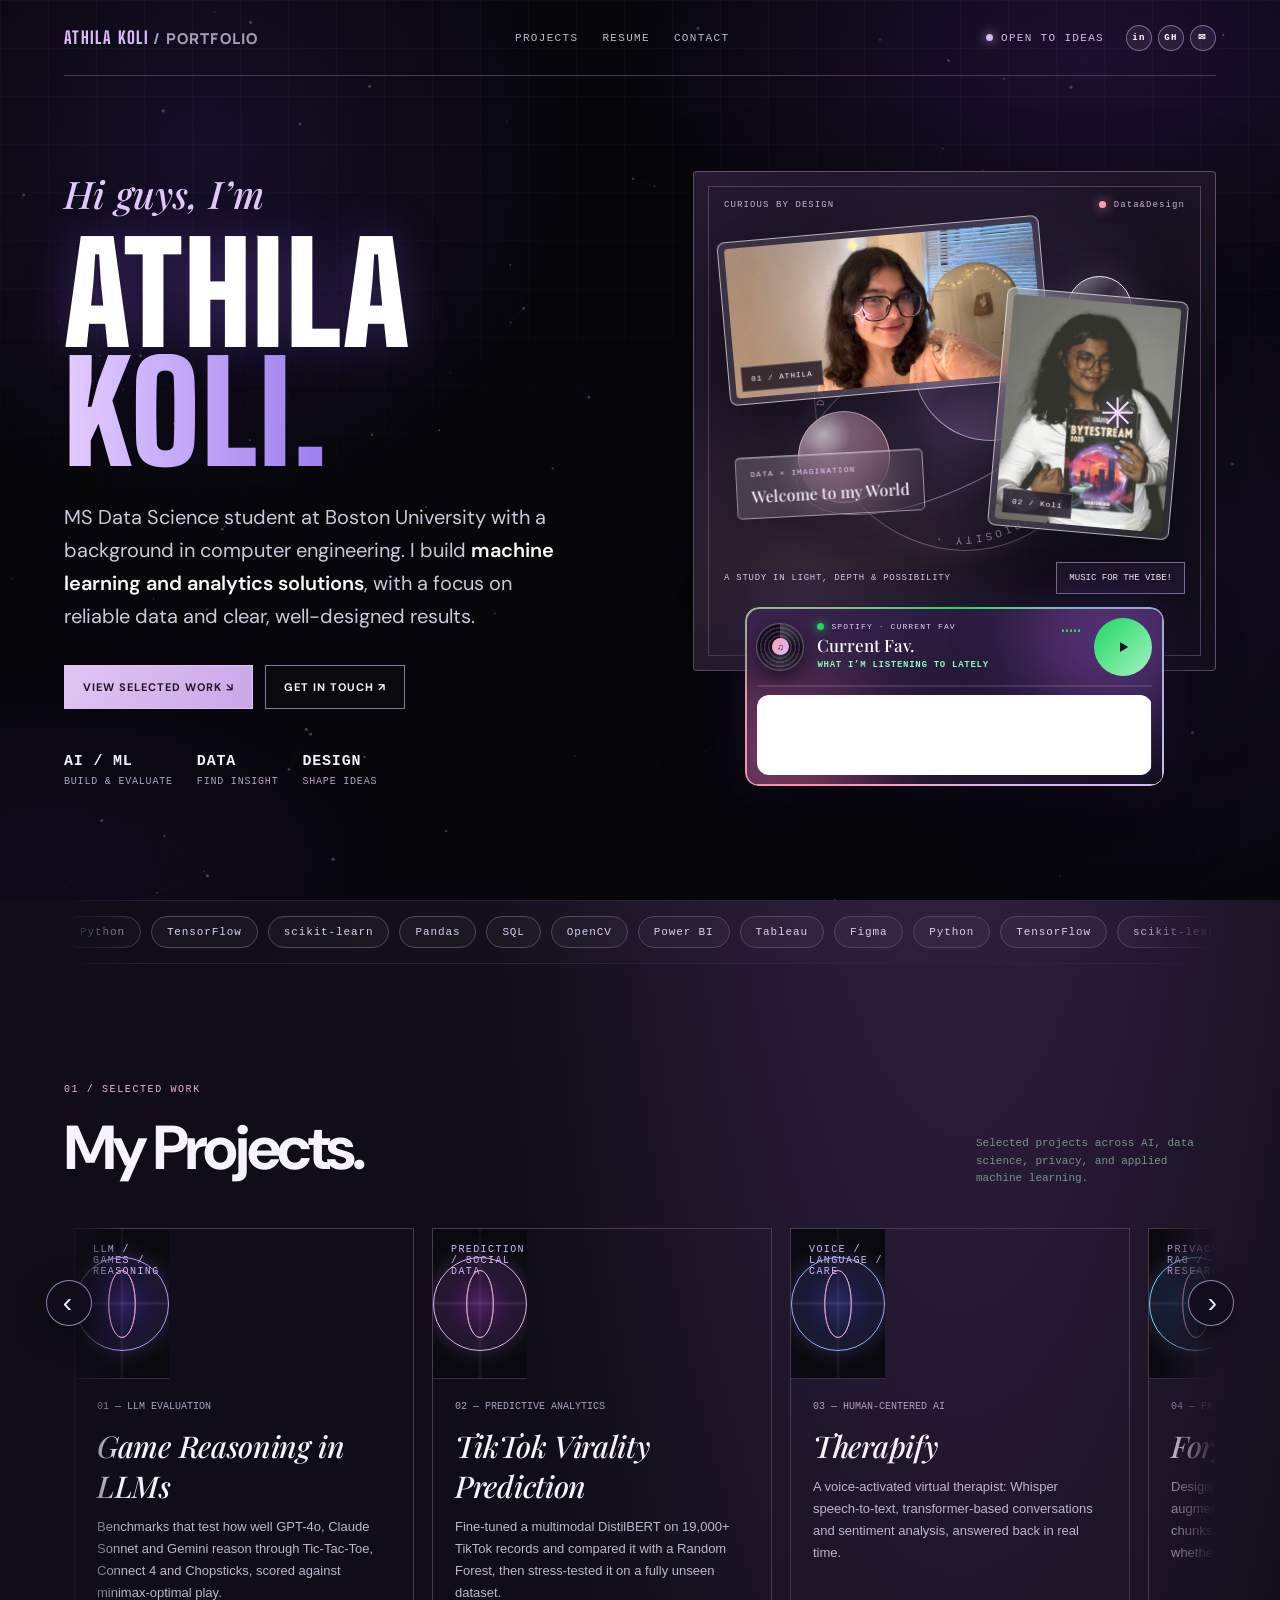
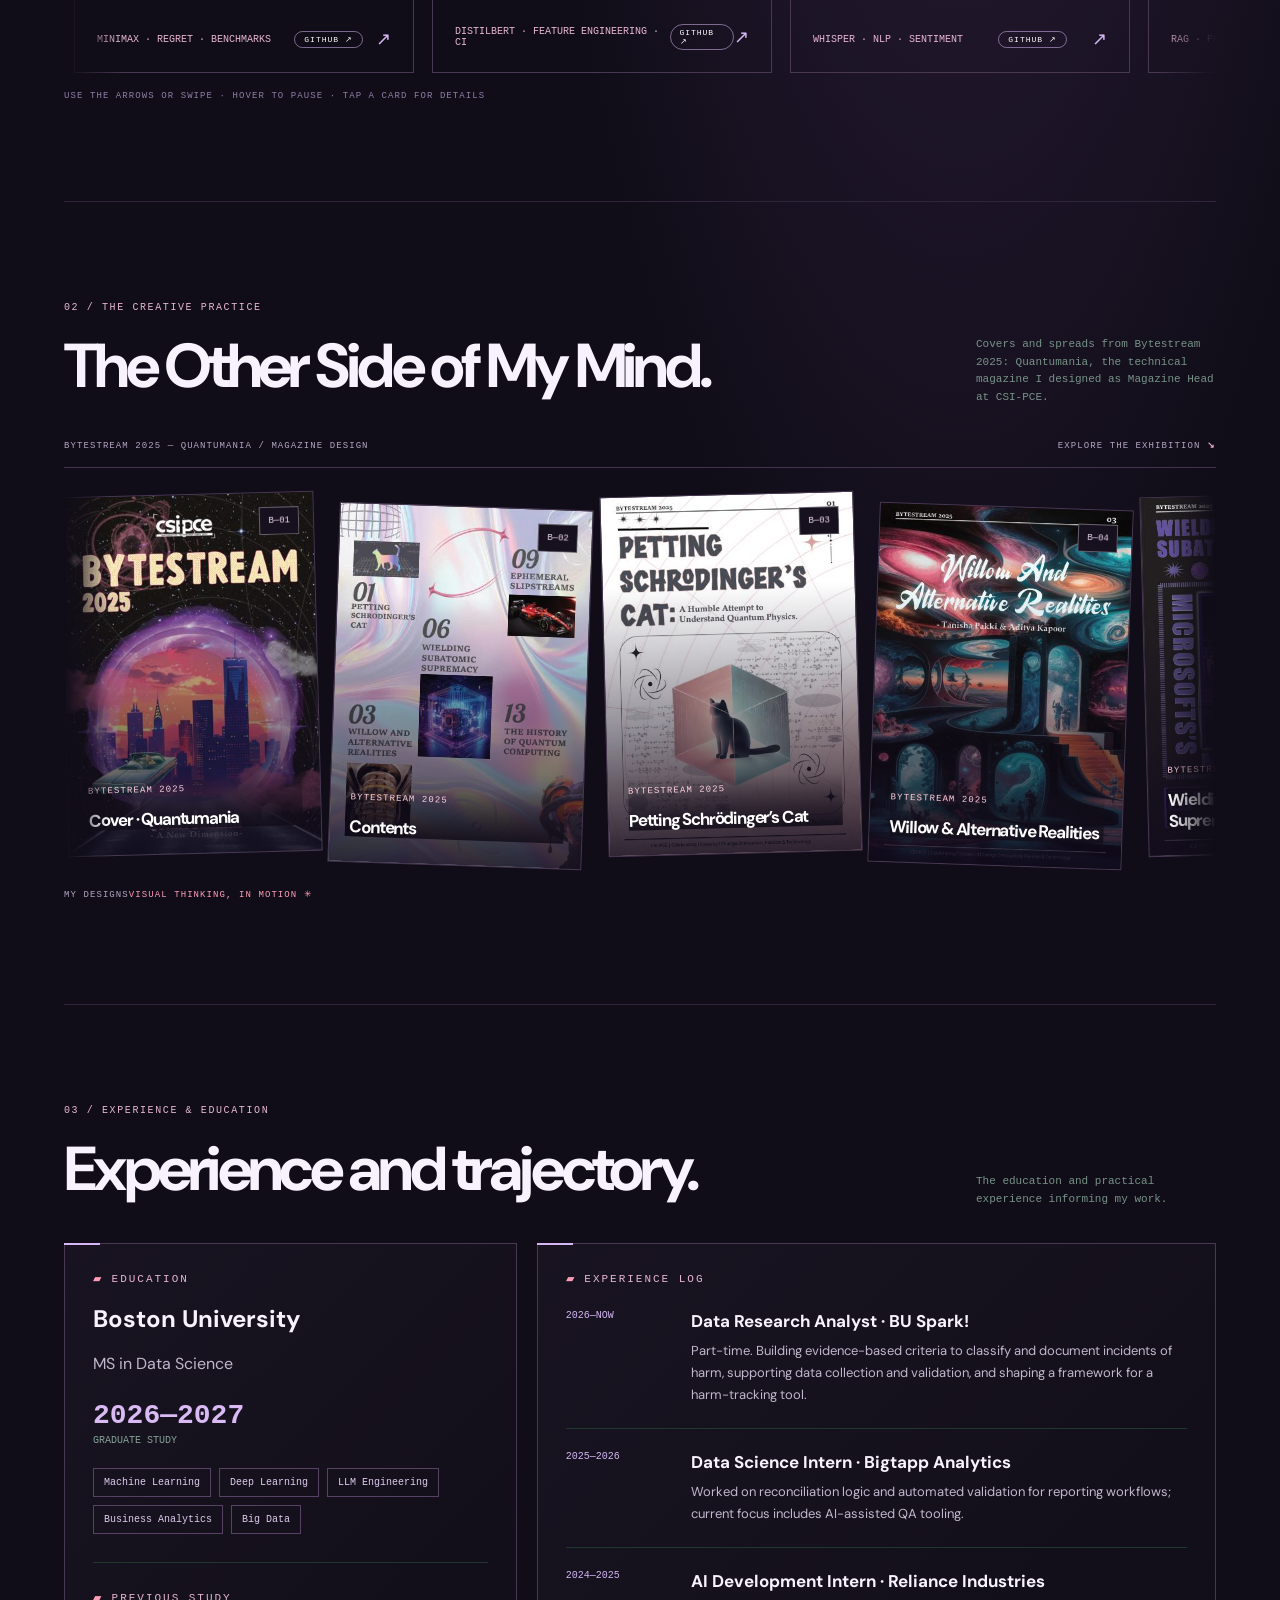
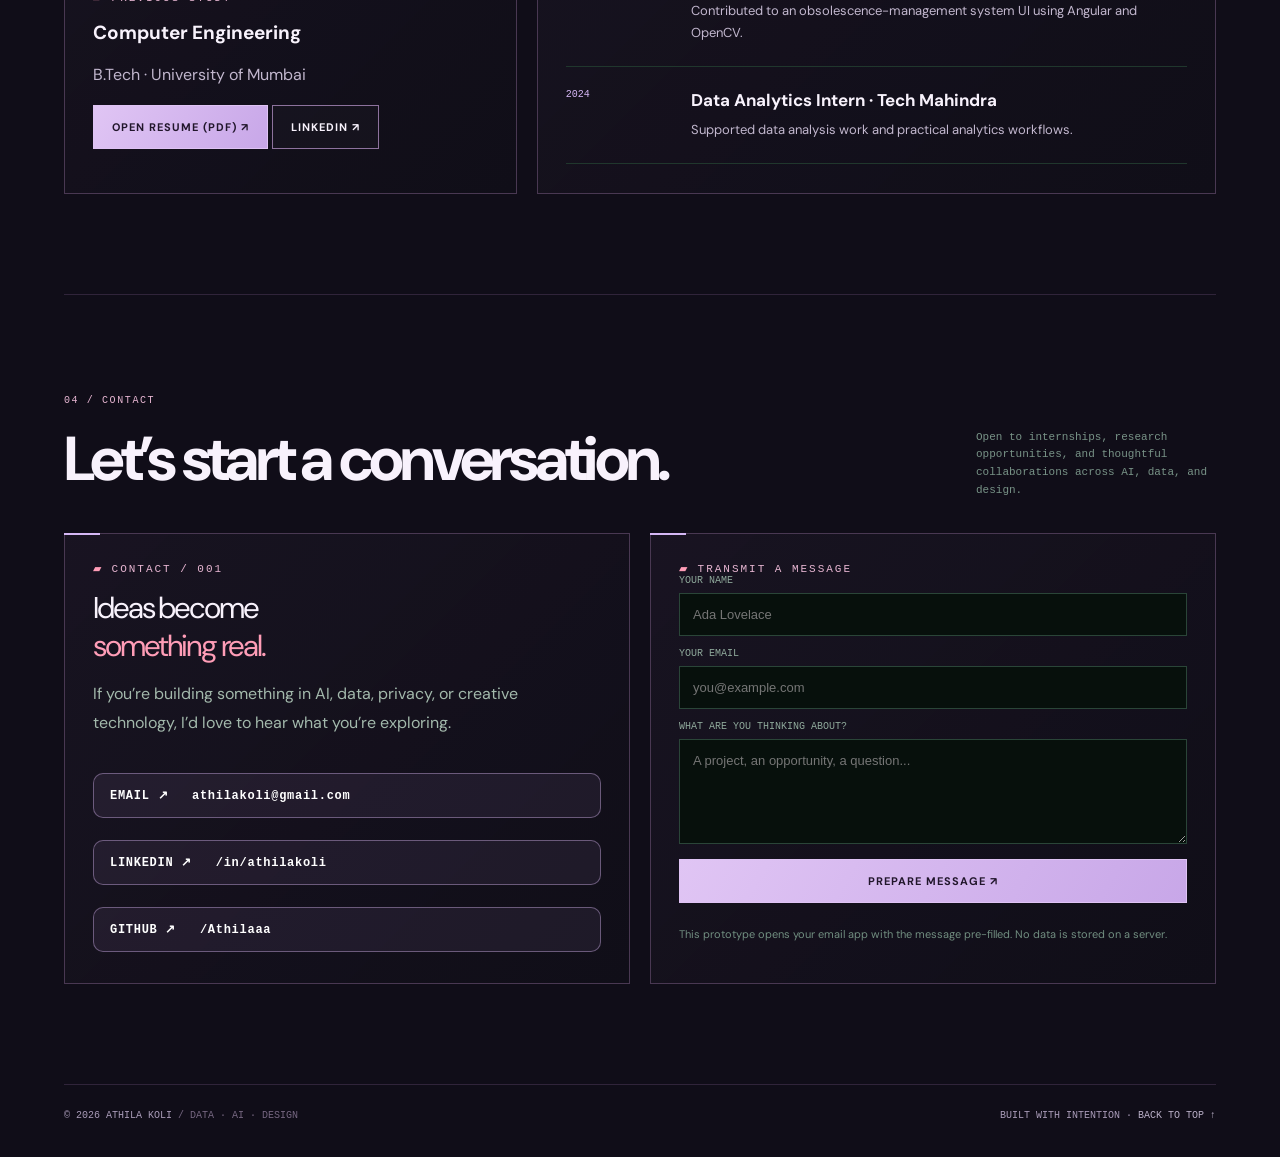
<file: index.html>
<!doctype html>
<html lang="en">
<head>
<meta charset="utf-8"><meta name="viewport" content="width=device-width,initial-scale=1,viewport-fit=cover">
<meta name="description" content="Athila Koli, Data Science graduate student at Boston University working across AI, data and design. Projects, experience and resume.">
<meta name="theme-color" content="#07060b"><meta name="color-scheme" content="dark">
<link rel="icon" href="data:image/svg+xml,%3Csvg xmlns='http://www.w3.org/2000/svg' viewBox='0 0 64 64'%3E%3Crect width='64' height='64' rx='14' fill='%23120d1c'/%3E%3Ctext x='32' y='43' font-family='Georgia,serif' font-size='30' font-weight='700' text-anchor='middle' fill='%23d9baf4'%3EAK%3C/text%3E%3C/svg%3E">
<meta property="og:type" content="website"><meta property="og:title" content="Athila Koli — Data Science, AI &amp; Design"><meta property="og:description" content="Athila Koli, Data Science graduate student at Boston University working across AI, data and design. Projects, experience and resume.">
<meta property="og:image" content="assets/img/hero-portrait.jpg"><meta name="twitter:card" content="summary"><meta name="twitter:title" content="Athila Koli — Data Science, AI &amp; Design"><meta name="twitter:description" content="Athila Koli, Data Science graduate student at Boston University working across AI, data and design. Projects, experience and resume.">
<link rel="preconnect" href="https://fonts.googleapis.com"><link rel="preconnect" href="https://fonts.gstatic.com" crossorigin><title>Athila Koli — Data Science, AI & Design</title><link rel="preconnect" href="https://fonts.googleapis.com"><link rel="preconnect" href="https://fonts.gstatic.com" crossorigin><link href="https://fonts.googleapis.com/css2?family=DM+Sans:wght@400;500;600;700&family=Manrope:wght@400;500;600;700;800&family=Playfair+Display:ital,wght@0,500;0,600;1,500;1,600&family=Big+Shoulders+Display:wght@700;800;900&display=swap" rel="stylesheet">
<link rel="stylesheet" href="css/style.css">
<noscript><style>.reveal{opacity:1!important;transform:none!important}</style></noscript>
</head>
<body><canvas id="particles"></canvas><div class="vibe-bg" id="vibeBg"><i class="au a1"></i><i class="au a2"></i><i class="vgrain"></i></div><div class="wrap"><header class="topbar"><a class="brand" href="#home" style="text-decoration:none"><b class="bn">ATHILA KOLI</b><span> / PORTFOLIO</span></a><nav class="nav"><a href="#projects">PROJECTS</a><a href="#resume">RESUME</a><a href="#contact">CONTACT</a></nav><div class="status"><i class="dot"></i> OPEN TO IDEAS<span class="soc"><a class="np" href="#current-fav" aria-label="Go to the music player">♫ NOW PLAYING</a><a href="https://www.linkedin.com/in/athilakoli" target="_blank" rel="noreferrer" aria-label="LinkedIn">in</a><a href="https://github.com/Athilaaa" target="_blank" rel="noreferrer" aria-label="GitHub">GH</a><a href="mailto:athilakoli@gmail.com" aria-label="Email">✉</a></span></div></header>
<main id="home"><section class="hero"><div class="hero-copy"><p class="hello"><span>Hi guys, I’m</span></p><h1 class="hero-name">ATHILA<br><span class="outline">Koli.</span></h1><p class="lead">MS Data Science student at Boston University with a background in computer engineering. I build <strong>machine learning and analytics solutions</strong>, with a focus on reliable data and clear, well-designed results.</p><div class="actions"><a class="btn" href="#projects">View selected work ↘</a><a class="btn ghost" href="#contact">Get in touch ↗</a></div><div class="hero-soc"><a href="https://www.linkedin.com/in/athilakoli" target="_blank" rel="noreferrer">LINKEDIN ↗</a><a href="https://github.com/Athilaaa" target="_blank" rel="noreferrer">GITHUB ↗</a><a href="mailto:athilakoli@gmail.com">EMAIL ↗</a></div><div class="meta"><div><b>AI / ML</b>BUILD & EVALUATE</div><div><b>DATA</b>FIND INSIGHT</div><div><b>DESIGN</b>SHAPE IDEAS</div></div></div>
<div class="hero-visual-column"><div class="sim mood-scene glass-scene" id="moodScene" aria-label="Interactive glass and image composition"><canvas id="sceneNet"></canvas>
<div class="scene-top"><span>CURIOUS BY DESIGN</span><span class="scene-live"><i class="dot"></i> Data&Design</span></div>
<div class="glass-orbit orbit-one"></div><div class="glass-orbit orbit-two"></div><div class="glass-orb orb-lilac"></div><div class="glass-orb orb-rose"></div><div class="glass-orb orb-clear"></div>
<div class="glass-photo image-main"><img src="assets/img/hero-portrait.jpg" alt="Athila portrait" loading="lazy"><span>01 / ATHILA</span></div>
<div class="glass-photo image-small"><img src="assets/img/hero-magazine.jpg" alt="Athila with the Bytestream magazine" loading="lazy"><span>02 / Koli</span></div>

<div class="glass-panel glass-panel-bottom"><span>DATA × IMAGINATION</span><strong>Welcome to my World</strong></div>
<div class="scene-spark spark-a">✳</div><div class="scene-spark spark-b">✧</div>

<div class="scene-caption"><span id="moodCaption">A STUDY IN LIGHT, DEPTH & POSSIBILITY</span><button type="button" id="shuffleMood" class="shuffle-btn">MUSIC FOR THE VIBE!</button></div>
<div class="scene-bottom"><span>AI / DATA / VISUAL EXPERIMENTS</span><span>MOVE TO EXPLORE</span></div>
</div><div class="sp-slot" id="current-fav"><aside class="sp-card" id="spCard" aria-label="Current Fav, Spotify player"><i class="sp-glow sp-g1"></i><i class="sp-glow sp-g2"></i>
<div class="sp-row"><div class="sp-disc" aria-hidden="true"><i class="sp-label">♫</i></div>
<div class="sp-info"><div class="sp-eyebrow"><i class="sp-live"></i>SPOTIFY · CURRENT FAV<span class="sp-eq" aria-hidden="true"><b></b><b></b><b></b><b></b><b></b></span></div><h3 class="sp-title">Current Fav.</h3><p class="sp-sub" id="spSub">WHAT I’M LISTENING TO LATELY</p></div>
<button class="sp-play" id="spPlay" type="button" aria-label="Play" aria-pressed="false"><svg class="ic-play" viewBox="0 0 24 24"><path d="M8 5.5v13l11-6.5z"/></svg><svg class="ic-pause" viewBox="0 0 24 24"><path d="M7 5h4v14H7zM13 5h4v14h-4z"/></svg></button>
<button class="sp-min" id="spMin" type="button" aria-label="Minimise player">–</button></div>
<div class="sp-bar"><i id="spBar"></i></div><div class="sp-embed" id="spEmbed"><div id="spMount"></div></div>
<a class="sp-open" href="https://open.spotify.com/playlist/56st9CBVooIK3J5A4lQzJ5" target="_blank" rel="noreferrer">OPEN IN SPOTIFY ↗</a></aside></div></div></section>
<div class="toolstrip" role="region" aria-label="Tools and technologies I use"><div class="toolstrip-track"><div class="toolstrip-set"><span class="tag">Python</span><span class="tag">TensorFlow</span><span class="tag">scikit-learn</span><span class="tag">Pandas</span><span class="tag">SQL</span><span class="tag">OpenCV</span><span class="tag">Power BI</span><span class="tag">Tableau</span><span class="tag">Figma</span></div><div class="toolstrip-set" aria-hidden="true"><span class="tag">Python</span><span class="tag">TensorFlow</span><span class="tag">scikit-learn</span><span class="tag">Pandas</span><span class="tag">SQL</span><span class="tag">OpenCV</span><span class="tag">Power BI</span><span class="tag">Tableau</span><span class="tag">Figma</span></div></div></div>
<section class="section" id="projects"><div class="section-head reveal"><div><div class="kicker">01 / SELECTED WORK</div><h2>My Projects.</h2></div><div class="section-note">Selected projects across AI, data science, privacy, and applied machine learning.</div></div><div class="proj-nav"><button class="proj-arrow prev" id="projPrev" type="button" aria-label="Previous project" hidden>‹</button><button class="proj-arrow next" id="projNext" type="button" aria-label="Next project" hidden>›</button><div class="proj-marquee" id="projMarquee" tabindex="-1"><div class="projects">
<button class="project" data-project="games"><div class="project-art" style="background:radial-gradient(circle at 50% 50%,#2e2060,#09090f 65%)"><span class="arttext">LLM / GAMES / REASONING</span><div class="orb" style="border-color:#b79cff"></div></div><div class="project-content"><div class="project-top"><span>01 — LLM EVALUATION</span></div><h3>Game Reasoning in LLMs</h3><p>Benchmarks that test how well GPT-4o, Claude Sonnet and Gemini reason through Tic-Tac-Toe, Connect 4 and Chopsticks, scored against minimax-optimal play.</p><div class="project-foot"><span>MINIMAX · REGRET · BENCHMARKS</span><span class="arrow">↗</span></div></div></button>
<button class="project" data-project="virality"><div class="project-art" style="background:radial-gradient(circle at 50% 50%,#4a2160,#09090f 65%)"><span class="arttext">PREDICTION / SOCIAL DATA</span><div class="orb" style="border-color:#d9baf4"></div></div><div class="project-content"><div class="project-top"><span>02 — PREDICTIVE ANALYTICS</span></div><h3>TikTok Virality Prediction</h3><p>Fine-tuned a multimodal DistilBERT on 19,000+ TikTok records and compared it with a Random Forest, then stress-tested it on a fully unseen dataset.</p><div class="project-foot"><span>DISTILBERT · FEATURE ENGINEERING · CI</span><span class="arrow">↗</span></div></div></button>
<button class="project" data-project="therapify"><div class="project-art" style="background:radial-gradient(circle at 50% 50%,#2a2a66,#09090f 65%)"><span class="arttext">VOICE / LANGUAGE / CARE</span><div class="orb" style="border-color:#8fb4ff"></div></div><div class="project-content"><div class="project-top"><span>03 — HUMAN-CENTERED AI</span></div><h3>Therapify</h3><p>A voice-activated virtual therapist: Whisper speech-to-text, transformer-based conversations and sentiment analysis, answered back in real time.</p><div class="project-foot"><span>WHISPER · NLP · SENTIMENT</span><span class="arrow">↗</span></div></div></button>
<button class="project" data-project="sih"><div class="project-art" style="background:radial-gradient(circle at 50% 50%,#1f3a5a,#09090f 65%)"><span class="arttext">PRIVACY / RAG / RESEARCH</span><div class="orb" style="border-color:#7fd0ff"></div></div><div class="project-content"><div class="project-top"><span>04 — PRIVACY</span></div><h3>ForgetMerag</h3><p>Designing a deletion-tracking layer for retrieval-augmented generation: trace document-derived chunks, embeddings, and metadata, then test whether deleted information can still be retrieved.</p><div class="project-foot"><span>RAG · PRIVACY · DELETION</span><span class="arrow">↗</span></div></div></button>
</div></div></div><p class="proj-hint">USE THE ARROWS OR SWIPE · HOVER TO PAUSE · TAP A CARD FOR DETAILS</p></section>
<section class="section" id="design"><div class="section-head reveal"><div><div class="kicker">02 / THE CREATIVE PRACTICE</div><h2>The Other Side of My Mind.</h2></div><div class="section-note">Covers and spreads from Bytestream 2025: Quantumania, the technical magazine I designed as Magazine Head at CSI-PCE.</div></div><div class="gallery-intro reveal"><span>BYTESTREAM 2025 — QUANTUMANIA / MAGAZINE DESIGN</span><span>EXPLORE THE EXHIBITION <b>↘</b></span></div><div class="artist-marquee" aria-label="Animated art gallery"><div class="artist-track"><article class="artist-card"><img src="assets/img/bytestream-01.jpg" alt="Bytestream 2025 design: Cover · Quantumania" loading="lazy"><div class="artist-overlay"><span>BYTESTREAM 2025</span><h3>Cover · Quantumania</h3></div><span class="artist-index">B—01</span></article><article class="artist-card"><img src="assets/img/bytestream-02.jpg" alt="Bytestream 2025 design: Contents" loading="lazy"><div class="artist-overlay"><span>BYTESTREAM 2025</span><h3>Contents</h3></div><span class="artist-index">B—02</span></article><article class="artist-card"><img src="assets/img/bytestream-03.jpg" alt="Bytestream 2025 design: Petting Schrödinger’s Cat" loading="lazy"><div class="artist-overlay"><span>BYTESTREAM 2025</span><h3>Petting Schrödinger’s Cat</h3></div><span class="artist-index">B—03</span></article><article class="artist-card"><img src="assets/img/bytestream-04.jpg" alt="Bytestream 2025 design: Willow &amp; Alternative Realities" loading="lazy"><div class="artist-overlay"><span>BYTESTREAM 2025</span><h3>Willow &amp; Alternative Realities</h3></div><span class="artist-index">B—04</span></article><article class="artist-card"><img src="assets/img/bytestream-05.jpg" alt="Bytestream 2025 design: Wielding Subatomic Supremacy" loading="lazy"><div class="artist-overlay"><span>BYTESTREAM 2025</span><h3>Wielding Subatomic Supremacy</h3></div><span class="artist-index">B—05</span></article><article class="artist-card"><img src="assets/img/bytestream-06.jpg" alt="Bytestream 2025 design: Ephemeral" loading="lazy"><div class="artist-overlay"><span>BYTESTREAM 2025</span><h3>Ephemeral</h3></div><span class="artist-index">B—06</span></article><article class="artist-card"><img src="assets/img/bytestream-07.jpg" alt="Bytestream 2025 design: Slipstreams" loading="lazy"><div class="artist-overlay"><span>BYTESTREAM 2025</span><h3>Slipstreams</h3></div><span class="artist-index">B—07</span></article><article class="artist-card"><img src="assets/img/bytestream-08.jpg" alt="Bytestream 2025 design: The History of Quantum Computing" loading="lazy"><div class="artist-overlay"><span>BYTESTREAM 2025</span><h3>The History of Quantum Computing</h3></div><span class="artist-index">B—08</span></article><article class="artist-card"><img src="assets/img/bytestream-09.jpg" alt="Bytestream 2025 design: Beyond Binary" loading="lazy"><div class="artist-overlay"><span>BYTESTREAM 2025</span><h3>Beyond Binary</h3></div><span class="artist-index">B—09</span></article><article class="artist-card"><img src="assets/img/bytestream-10.jpg" alt="Bytestream 2025 design: Glimpsing Into Future" loading="lazy"><div class="artist-overlay"><span>BYTESTREAM 2025</span><h3>Glimpsing Into Future</h3></div><span class="artist-index">B—10</span></article><article class="artist-card"><img src="assets/img/bytestream-11.jpg" alt="Bytestream 2025 design: Traversing Space-Time" loading="lazy"><div class="artist-overlay"><span>BYTESTREAM 2025</span><h3>Traversing Space-Time</h3></div><span class="artist-index">B—11</span></article><article class="artist-card"><img src="assets/img/bytestream-12.jpg" alt="Bytestream 2025 design: Asimov &amp; Altruism" loading="lazy"><div class="artist-overlay"><span>BYTESTREAM 2025</span><h3>Asimov &amp; Altruism</h3></div><span class="artist-index">B—12</span></article><article class="artist-card"><img src="assets/img/bytestream-13.jpg" alt="Bytestream 2025 design: A Rather Finite Future" loading="lazy"><div class="artist-overlay"><span>BYTESTREAM 2025</span><h3>A Rather Finite Future</h3></div><span class="artist-index">B—13</span></article><article class="artist-card"><img src="assets/img/bytestream-14.jpg" alt="Bytestream 2025 design: Neutrinos &amp; Neural Networks" loading="lazy"><div class="artist-overlay"><span>BYTESTREAM 2025</span><h3>Neutrinos &amp; Neural Networks</h3></div><span class="artist-index">B—14</span></article><article class="artist-card"><img src="assets/img/bytestream-15.jpg" alt="Bytestream 2025 design: Hyperion Hash Function" loading="lazy"><div class="artist-overlay"><span>BYTESTREAM 2025</span><h3>Hyperion Hash Function</h3></div><span class="artist-index">B—15</span></article><article class="artist-card"><img src="assets/img/bytestream-16.jpg" alt="Bytestream 2025 design: Contents II" loading="lazy"><div class="artist-overlay"><span>BYTESTREAM 2025</span><h3>Contents II</h3></div><span class="artist-index">B—16</span></article></div></div><div class="gallery-footer"><p>MY DESIGNS<span>VISUAL THINKING, IN MOTION ✳</span></div></section>

<section class="section" id="resume"><div class="section-head reveal"><div><div class="kicker">03 / EXPERIENCE & EDUCATION</div><h2>Experience and trajectory.</h2></div><div class="section-note">The education and practical experience informing my work.</div></div><div class="resume-grid"><div class="panel reveal"><div class="eyebrow">EDUCATION</div><h3 style="font-size:24px;margin:18px 0 8px">Boston University</h3><p>MS in Data Science</p><div class="resume-stat"><strong>2026—2027</strong>GRADUATE STUDY</div><div class="tagrow"><span class="tag">Machine Learning</span><span class="tag">Deep Learning</span><span class="tag">LLM Engineering</span><span class="tag">Business Analytics</span><span class="tag">Big Data</span></div><div style="height:1px;background:#20372d;margin:28px 0"></div><div class="eyebrow">PREVIOUS STUDY</div><h3 style="font-size:19px;margin:16px 0 8px">Computer Engineering</h3><p>B.Tech · University of Mumbai<br><a class="btn" href="Athila_Koli_Resume.pdf" target="_blank" rel="noreferrer" style="display:inline-block;margin-top:15px">Open resume (PDF) ↗</a> <a class="btn ghost" href="https://www.linkedin.com/in/athilakoli" target="_blank" rel="noreferrer" style="display:inline-block;margin-top:15px">LinkedIn ↗</a></div><div class="panel reveal"><div class="eyebrow">EXPERIENCE LOG</div><div class="timeline" style="margin-top:25px"><div class="time-item"><div class="time-date">2026—NOW</div><div><h3>Data Research Analyst · BU Spark!</h3><p>Part-time. Building evidence-based criteria to classify and document incidents of harm, supporting data collection and validation, and shaping a framework for a harm-tracking tool.</p></div></div><div class="time-item"><div class="time-date">2025—2026</div><div><h3>Data Science Intern · Bigtapp Analytics</h3><p>Worked on reconciliation logic and automated validation for reporting workflows; current focus includes AI-assisted QA tooling.</p></div></div><div class="time-item"><div class="time-date">2024—2025</div><div><h3>AI Development Intern · Reliance Industries</h3><p>Contributed to an obsolescence-management system UI using Angular and OpenCV.</p></div></div><div class="time-item"><div class="time-date">2024</div><div><h3>Data Analytics Intern · Tech Mahindra</h3><p>Supported data analysis work and practical analytics workflows.</p></div></div></div></div></div></section>
<section class="section" id="contact"><div class="section-head reveal"><div><div class="kicker">04 / CONTACT</div><h2>Let’s start a conversation.</h2></div><div class="section-note">Open to internships, research opportunities, and thoughtful collaborations across AI, data, and design.</div></div><div class="contact-grid"><div class="panel reveal"><div class="eyebrow">CONTACT / 001</div><div class="contact-big">Ideas become<br><span style="color:var(--lime)">something real.</span></div><p style="color:#a3b9ac;line-height:1.8">If you’re building something in AI, data, privacy, or creative technology, I’d love to hear what you’re exploring.</p><div class="contact-list"><a href="mailto:athilakoli@gmail.com">EMAIL ↗ &nbsp; athilakoli@gmail.com</a><a href="https://www.linkedin.com/in/athilakoli" target="_blank" rel="noreferrer">LINKEDIN ↗ &nbsp; /in/athilakoli</a><a href="https://github.com/Athilaaa" target="_blank" rel="noreferrer">GITHUB ↗ &nbsp; /Athilaaa</a></div></div><div class="panel reveal"><div class="eyebrow">TRANSMIT A MESSAGE</div><form class="form" id="contactForm"><label>YOUR NAME<input required name="name" placeholder="Ada Lovelace"></label><label>YOUR EMAIL<input required type="email" name="email" placeholder="you@example.com"></label><label>WHAT ARE YOU THINKING ABOUT?<textarea required name="message" placeholder="A project, an opportunity, a question..."></textarea></label><button class="btn" type="submit">Prepare message ↗</button><p style="font-size:11px;color:#718e80;line-height:1.6">This prototype opens your email app with the message pre-filled. No data is stored on a server.</p></form></div></div></section>
</main><footer class="foot"><div>© 2026 ATHILA KOLI <span> / DATA · AI · DESIGN</span></div><div>BUILT WITH INTENTION · <a class="textlink" href="#home">BACK TO TOP ↑</a></div></footer></div>
<div class="modal" id="projectModal" role="dialog" aria-modal="true" aria-labelledby="modalTitle"><div class="modal-card"><button class="close" id="closeModal">CLOSE ✕</button><div class="eyebrow" id="modalType">MISSION FILE / 000</div><h3 id="modalTitle">Project</h3><p id="modalBody"></p><div class="tagrow" id="modalTags"></div><a class="btn ghost" id="modalGh" href="#" target="_blank" rel="noreferrer" style="display:inline-block;margin-top:22px">VIEW ON GITHUB ↗</a></div></div><div class="toast" id="toast">MESSAGE READY</div>
<script src="js/main.js" defer></script>
</body></html>
</file>
<file: css/style.css>
:root{--bg:#0b0a14;--panel:#151222;--line:#302544;--lime:#c6a8ff;--mint:#ff9db7;--muted:#b5a9c9;--white:#f5f0ff;--mono:ui-monospace,SFMono-Regular,Consolas,monospace}*{box-sizing:border-box}html{scroll-behavior:smooth}body{margin:0;background:var(--bg);color:var(--white);font-family:Inter,Arial,sans-serif;overflow-x:hidden}body:before{content:"";position:fixed;inset:0;pointer-events:none;z-index:0;background:linear-gradient(rgba(96,255,177,.025) 1px,transparent 1px),linear-gradient(90deg,rgba(96,255,177,.025) 1px,transparent 1px);background-size:44px 44px;mask-image:linear-gradient(to bottom,black,transparent 90%)}canvas#particles{position:fixed;inset:0;width:100%;height:100%;z-index:0;pointer-events:none;opacity:.6}.wrap{position:relative;z-index:1;max-width:1320px;margin:auto;padding:0 5vw}.topbar{height:76px;display:flex;align-items:center;justify-content:space-between;border-bottom:1px solid #20372e;font:11px var(--mono);letter-spacing:.12em}.brand{color:var(--lime);font-weight:900;font-size:15px;letter-spacing:.05em}.brand span{color:#6d8b7d}.nav{display:flex;gap:24px}.nav a,.textlink{color:#a5b9af;text-decoration:none;transition:.2s}.nav a:hover,.textlink:hover{color:var(--lime)}.status{display:flex;align-items:center;gap:8px;color:var(--mint)}.dot{width:7px;height:7px;border-radius:50%;background:var(--lime);box-shadow:0 0 12px var(--lime);display:inline-block;animation:pulse 1.8s infinite}@keyframes pulse{50%{opacity:.3;box-shadow:0 0 2px var(--lime)}}.hero{min-height:calc(100vh - 76px);display:grid;grid-template-columns:1.05fr .95fr;align-items:center;gap:30px;padding:50px 0 70px}.eyebrow{font:11px var(--mono);color:var(--mint);letter-spacing:.18em;text-transform:uppercase}.eyebrow:before{content:"▰ ";color:var(--lime)}h1{font-size:clamp(54px,8vw,112px);line-height:.86;letter-spacing:-.085em;margin:24px 0 26px;font-weight:900}h1 .outline{color:transparent;-webkit-text-stroke:1px var(--lime)}.lead{font-size:clamp(16px,1.7vw,20px);line-height:1.65;color:#afc2b7;max-width:560px}.lead strong{color:var(--white);font-weight:600}.actions{display:flex;gap:12px;flex-wrap:wrap;margin-top:32px}.btn{padding:14px 18px;border:1px solid var(--lime);background:var(--lime);color:#10160a;text-decoration:none;font:700 11px var(--mono);letter-spacing:.08em;text-transform:uppercase;cursor:pointer;transition:.2s}.btn:hover{transform:translateY(-3px);box-shadow:0 10px 35px #c6ff4d25}.btn.ghost{background:transparent;color:var(--white);border-color:#385449}.btn.ghost:hover{border-color:var(--mint);color:var(--mint)}.meta{display:flex;gap:24px;margin-top:44px;font:10px var(--mono);color:#6f8c7e;letter-spacing:.08em}.meta b{display:block;color:#d6e9dc;font-size:15px;margin-bottom:6px}.sim{height:min(590px,70vh);min-height:420px;position:relative;border:1px solid #274238;background:radial-gradient(ellipse at 50% 45%,#15332955,transparent 57%),linear-gradient(145deg,#0b1511,#060a08 70%);overflow:hidden;isolation:isolate}.sim:before,.sim:after{content:"";position:absolute;inset:14px;border:1px solid #1e382e;pointer-events:none}.sim:after{inset:23px;border-color:#14271f}.sim-label{position:absolute;z-index:3;font:9px var(--mono);letter-spacing:.12em;color:#7b9b8a}.sim-label.tl{top:32px;left:32px}.sim-label.tr{top:32px;right:32px;text-align:right}.sim-label.bl{bottom:31px;left:32px}.sim-label.br{bottom:31px;right:32px;text-align:right}.globe-wrap{position:absolute;inset:0;display:grid;place-items:center;perspective:900px}.globe{width:min(70%,360px);aspect-ratio:1;border-radius:50%;position:relative;transform-style:preserve-3d;animation:float 7s ease-in-out infinite;filter:drop-shadow(0 0 24px #65f6bd18)}@keyframes float{0%,100%{transform:translateY(0) rotateX(-8deg) rotateY(-12deg)}50%{transform:translateY(-12px) rotateX(5deg) rotateY(12deg)}}.ring{position:absolute;border:1px solid #7cf7bd77;border-radius:50%;inset:4%;transform:rotateX(68deg) rotateZ(-20deg)}.ring.r2{inset:-8%;transform:rotateY(70deg) rotateZ(15deg);border-color:#c6ff4d55}.ring.r3{inset:15%;transform:rotateX(15deg) rotateY(66deg);border-color:#61d8ff44}.sphere{position:absolute;inset:14%;border-radius:50%;overflow:hidden;background:radial-gradient(circle at 34% 30%,#8bffba 0,#2f9d74 8%,#123f32 27%,#071a14 60%,#020806 76%);box-shadow:inset -25px -20px 45px #000c,inset 10px 8px 35px #8bffc733,0 0 55px #42dca522}.sphere:before{content:"";position:absolute;inset:-10%;background:repeating-linear-gradient(0deg,transparent 0 15px,#6bf5bd65 16px 17px),repeating-linear-gradient(90deg,transparent 0 19px,#6bf5bd4a 20px 21px);border-radius:50%;transform:rotate(-18deg);animation:spin 24s linear infinite}.sphere:after{content:"";position:absolute;inset:0;background:linear-gradient(120deg,transparent 25%,#8affbd28 45%,transparent 65%);border-radius:50%}@keyframes spin{to{transform:rotate(342deg)}}.orbit-dot{position:absolute;width:8px;height:8px;border-radius:50%;background:var(--lime);box-shadow:0 0 18px var(--lime);top:14%;left:50%;animation:orbit 9s linear infinite;transform-origin:0 160px}@keyframes orbit{to{transform:rotate(360deg)}}.crosshair{position:absolute;top:50%;left:50%;width:78%;height:1px;background:#5bf5b52e;transform:translate(-50%,-50%)}.crosshair.v{transform:translate(-50%,-50%) rotate(90deg)}.hudbox{position:absolute;z-index:2;background:#07100ddd;border:1px solid #294d3d;padding:12px 14px;backdrop-filter:blur(8px);font:10px var(--mono);color:#7da394}.hudbox strong{display:block;color:var(--lime);font-size:17px;margin-top:5px}.hudbox.a{left:7%;top:27%}.hudbox.b{right:7%;bottom:27%}.scan{position:absolute;z-index:1;left:0;right:0;height:1px;background:linear-gradient(90deg,transparent,#9dffcd,transparent);box-shadow:0 0 18px #69f5c2;opacity:.6;animation:scan 6s linear infinite}@keyframes scan{0%{top:10%}100%{top:90%}}.section{padding:100px 0;border-top:1px solid #1b3028}.section-head{display:flex;justify-content:space-between;align-items:end;gap:20px;margin-bottom:34px}.kicker{font:10px var(--mono);color:var(--mint);letter-spacing:.16em}.section h2{font-size:clamp(34px,5vw,62px);letter-spacing:-.06em;margin:12px 0 0}.section-note{font:11px var(--mono);color:#789387;max-width:240px;line-height:1.6}.about-grid{display:grid;grid-template-columns:1fr 1fr;gap:22px}.panel{border:1px solid #233e32;background:linear-gradient(135deg,#0c1511dd,#080d0b);padding:28px;position:relative}.panel:before{content:"";position:absolute;top:-1px;left:-1px;width:36px;height:2px;background:var(--lime)}.panel p{color:#a8bcb1;line-height:1.8}.tagrow{display:flex;flex-wrap:wrap;gap:8px;margin-top:22px}.tag{font:10px var(--mono);border:1px solid #2b4a3c;padding:8px 10px;color:#c0d9cb}.skill-list{display:grid;gap:18px;margin-top:25px}.skill{display:grid;grid-template-columns:120px 1fr 36px;align-items:center;gap:12px;font:10px var(--mono);color:#9ab2a5}.bar{height:4px;background:#1b3027}.bar i{display:block;height:100%;background:linear-gradient(90deg,#5be6b4,var(--lime));width:var(--w);box-shadow:0 0 10px #c6ff4d45}.projects{display:grid;grid-template-columns:repeat(2,1fr);gap:16px}.project{min-height:290px;padding:0;display:flex;flex-direction:column;cursor:pointer;text-align:left;color:inherit;background:transparent;border:1px solid #254034;transition:.25s;overflow:hidden}.project:hover{transform:translateY(-5px);border-color:var(--lime);box-shadow:0 16px 55px #0007}.project-art{height:150px;position:relative;overflow:hidden;background:radial-gradient(circle at 50% 50%,#234d3b,#09120e 65%);display:grid;place-items:center;border-bottom:1px solid #254034}.project-art:before{content:"";position:absolute;inset:0;background:linear-gradient(transparent 49%,#5df2b52b 50%,transparent 51%),linear-gradient(90deg,transparent 49%,#5df2b52b 50%,transparent 51%);background-size:24px 24px;transform:perspective(140px) rotateX(20deg) scale(1.4);opacity:.7}.orb{width:94px;height:94px;border:1px solid #b6ff6d;border-radius:50%;box-shadow:0 0 30px #b6ff6d20,inset 0 0 25px #b6ff6d1f;position:relative}.orb:before,.orb:after{content:"";position:absolute;inset:12px;border:1px solid #6df5c4;border-radius:50%;transform:scaleX(.4) rotate(30deg)}.orb:after{transform:scaleX(.4) rotate(-30deg)}.arttext{font:10px var(--mono);color:var(--lime);position:absolute;left:18px;top:15px;letter-spacing:.14em}.project-content{padding:22px;display:flex;flex-direction:column;flex:1}.project-top{display:flex;justify-content:space-between;gap:12px;font:10px var(--mono);color:#7c9b8c}.project h3{font-size:23px;letter-spacing:-.04em;margin:14px 0 10px}.project p{font-size:13px;line-height:1.7;color:#a2b7aa;margin:0 0 20px}.project-foot{margin-top:auto;display:flex;justify-content:space-between;align-items:center;font:10px var(--mono);color:var(--mint)}.arrow{font-size:18px;color:var(--lime)}.design-grid{display:grid;grid-template-columns:1.2fr .8fr .8fr;gap:14px}.design-tile{min-height:220px;border:1px solid #274237;position:relative;overflow:hidden;padding:20px;background:#0a120e}.design-tile.big{min-height:330px;background:radial-gradient(circle at 55% 45%,#264f3a,#0a110d 65%)}.design-tile .num{font:10px var(--mono);color:var(--mint)}.design-tile h3{font-size:24px;line-height:1.05;letter-spacing:-.05em;position:relative;z-index:2}.shape{position:absolute;width:160px;height:160px;border:1px solid var(--lime);border-radius:50%;right:-20px;bottom:-35px;box-shadow:inset 0 0 40px #b6ff6d22,0 0 30px #b6ff6d15}.shape:before,.shape:after{content:"";position:absolute;inset:15px;border:1px solid #62f4c1;border-radius:50%;transform:scaleX(.25)}.shape:after{transform:scaleY(.25)}.design-tile.pink{background:linear-gradient(145deg,#3b1833,#0d0a10)}.design-tile.pink .shape{border-color:#ff79d7;box-shadow:0 0 35px #ff79d733}.design-tile.blue{background:linear-gradient(145deg,#102e3b,#071014)}.design-tile.blue .shape{border-color:#65d9ff;box-shadow:0 0 35px #65d9ff22}.resume-grid{display:grid;grid-template-columns:.8fr 1.2fr;gap:20px}.resume-stat{font:10px var(--mono);color:#86a496;margin-top:22px}.resume-stat strong{display:block;font-size:28px;color:var(--lime);margin-bottom:4px}.timeline{display:grid;gap:0}.time-item{padding:22px 0;border-bottom:1px solid #20372d;display:grid;grid-template-columns:110px 1fr;gap:15px}.time-item:first-child{padding-top:0}.time-date{font:10px var(--mono);color:var(--mint)}.time-item h3{margin:0 0 8px;font-size:17px}.time-item p{margin:0;color:#9fb5a8;font-size:13px;line-height:1.7}.contact-grid{display:grid;grid-template-columns:1fr 1fr;gap:20px}.contact-big{font-size:clamp(34px,5vw,65px);line-height:.98;letter-spacing:-.07em;margin:25px 0}.contact-list{display:grid;gap:12px;margin-top:25px}.contact-list a{color:var(--mint);font:12px var(--mono);text-decoration:none;border-bottom:1px solid #244033;padding:12px 0}.contact-list a:hover{color:var(--lime)}.form{display:grid;gap:12px}.form label{font:10px var(--mono);color:#8fa99b}.form input,.form textarea{width:100%;padding:13px;background:#07100c;border:1px solid #2a4538;color:var(--white);font:13px Arial;outline:none;margin-top:7px}.form input:focus,.form textarea:focus{border-color:var(--lime)}.form textarea{min-height:105px;resize:vertical}.foot{padding:25px 0 35px;border-top:1px solid #1c3027;display:flex;justify-content:space-between;gap:15px;font:10px var(--mono);color:#6f8c7e}.foot span{color:var(--lime)}.modal{position:fixed;inset:0;z-index:10;background:#020604df;display:none;place-items:center;padding:20px;backdrop-filter:blur(12px)}.modal.show{display:grid}.modal-card{max-width:560px;width:100%;padding:30px;border:1px solid var(--lime);background:#08100c;box-shadow:0 0 80px #c6ff4d18}.modal-card h3{font-size:32px;margin:12px 0}.modal-card p{color:#a8bcb1;line-height:1.8}.close{float:right;background:none;border:1px solid #395649;color:var(--lime);padding:8px 12px;cursor:pointer;font:11px var(--mono)}.toast{position:fixed;bottom:20px;left:50%;transform:translate(-50%,20px);background:var(--lime);color:#091008;padding:12px 18px;font:11px var(--mono);z-index:20;opacity:0;transition:.25s;pointer-events:none}.toast.show{opacity:1;transform:translate(-50%,0)}.reveal{opacity:0;transform:translateY(18px);transition:opacity .7s,transform .7s}.reveal.visible{opacity:1;transform:none}::selection{background:var(--lime);color:#050807}

/* Creative rework: less sci-fi dashboard, more living moodboard. */
h1.hero-name{font-size:clamp(76px,11vw,150px);line-height:.78;letter-spacing:-.105em;margin:28px 0 34px;overflow-wrap:anywhere}h1.hero-name .outline{-webkit-text-stroke:1.5px #ff9db7;letter-spacing:-.09em;font-size:.68em;display:inline-block;margin-top:12px;color:transparent}
.mood-scene{border:1px solid #493452;border-radius:4px;background:radial-gradient(ellipse at 20% 15%,#59357999,transparent 45%),radial-gradient(ellipse at 85% 80%,#74334f66,transparent 44%),#100c1b;min-height:540px;height:min(650px,75vh);overflow:hidden;cursor:crosshair;transition:background 1s}
.mood-scene:before,.mood-scene:after{inset:14px;border:1px solid #f7c8ff30}.scene-top,.scene-bottom{position:absolute;left:30px;right:30px;display:flex;justify-content:space-between;gap:12px;font:9px var(--mono);letter-spacing:.12em;color:#e1c9ef;z-index:5}.scene-top{top:28px}.scene-bottom{bottom:24px;color:#bda6d2}.scene-live{display:flex;align-items:center;gap:8px}.scene-live .dot{background:#ff9db7;box-shadow:0 0 12px #ff9db7}.scene-image{position:absolute;padding:7px;background:#f3d9e8;box-shadow:0 18px 55px #0008;transition:transform .5s cubic-bezier(.2,.8,.2,1),filter .5s;z-index:2}.scene-image img{width:100%;height:100%;object-fit:cover;display:block}.scene-image span{position:absolute;bottom:7px;left:7px;right:7px;background:#130e1cdd;color:#f6d9ec;padding:8px;font:8px var(--mono);letter-spacing:.1em}.image-main{width:53%;height:58%;left:20%;top:18%;transform:rotate(-5deg);animation:mainDrift 8s ease-in-out infinite}.image-small{width:31%;height:34%;right:7%;bottom:19%;transform:rotate(8deg);animation:smallDrift 7s ease-in-out infinite reverse}.mood-scene:hover .image-main{transform:rotate(-1deg) scale(1.035)}.mood-scene:hover .image-small{transform:rotate(2deg) scale(1.06)}@keyframes mainDrift{0%,100%{translate:0 0}50%{translate:0 -11px}}@keyframes smallDrift{0%,100%{translate:0 0}50%{translate:0 12px}}.scene-sticker{position:absolute;z-index:4;font-weight:900;letter-spacing:-.08em;line-height:.86;pointer-events:none}.sticker-one{top:22%;right:8%;font-size:clamp(22px,3vw,37px);color:#ffb4cb;transform:rotate(9deg);text-shadow:0 4px 25px #0007}.sticker-two{bottom:26%;left:7%;font:10px var(--mono);letter-spacing:.04em;line-height:1.6;color:#d7c4ff;transform:rotate(-8deg);border:1px solid #d7c4ff88;padding:10px;background:#160f22b8}.scene-disc{position:absolute;z-index:1;width:clamp(125px,18vw,210px);aspect-ratio:1;border-radius:50%;left:4%;top:39%;background:repeating-radial-gradient(circle,#24162f 0 3px,#5d3c70 4px 5px,#160e21 6px 8px);box-shadow:0 0 0 1px #d8b8ff88,0 0 45px #c6a8ff25;animation:vinylSpin 16s linear infinite}.disc-label{position:absolute;inset:30%;border-radius:50%;background:linear-gradient(135deg,#ff9db7,#c6a8ff);display:grid;place-items:center;text-align:center;color:#201229;font:8px var(--mono);line-height:1.4;letter-spacing:.05em}.scene-spark{position:absolute;color:#ffb4cb;font-size:42px;z-index:3;animation:sparkFloat 5s ease-in-out infinite}.spark-a{top:34%;left:12%}.spark-b{right:10%;top:51%;font-size:29px;color:#c6a8ff;animation-delay:-2s}@keyframes vinylSpin{to{rotate:360deg}}@keyframes sparkFloat{50%{translate:0 -12px;rotate:25deg}}.scene-caption{position:absolute;z-index:6;bottom:62px;left:30px;right:30px;display:flex;align-items:center;justify-content:space-between;gap:12px;font:9px var(--mono);color:#e8d5f5;letter-spacing:.08em}.shuffle-btn{border:1px solid #ff9db7;background:#21132c;color:#ffbfd2;padding:10px 12px;font:9px var(--mono);cursor:pointer;transition:.25s}.shuffle-btn:hover{background:#ff9db7;color:#1b1023;transform:rotate(-2deg)}.mood-scene.vibe-two{background:radial-gradient(ellipse at 25% 20%,#254d67aa,transparent 48%),radial-gradient(ellipse at 80% 80%,#513b72aa,transparent 45%),#0b1220}.mood-scene.vibe-three{background:radial-gradient(ellipse at 30% 15%,#7d344d99,transparent 48%),radial-gradient(ellipse at 80% 70%,#4c3676aa,transparent 45%),#170d1a}
.gallery-intro,.gallery-footer{display:flex;justify-content:space-between;gap:18px;align-items:center;font:9px var(--mono);letter-spacing:.12em;color:#bba8d0}.gallery-intro{padding:0 0 16px;border-bottom:1px solid #443253;margin-bottom:18px}.gallery-intro b{color:#ff9db7}.artist-marquee{overflow:hidden;position:relative;padding:8px 0 22px;mask-image:linear-gradient(90deg,transparent,black 4%,black 96%,transparent)}.artist-track{display:flex;gap:16px;width:max-content;animation:galleryRoll 44s linear infinite}.artist-marquee:hover .artist-track{animation-play-state:paused}@keyframes galleryRoll{to{transform:translateX(-50%)}}.artist-card{width:clamp(230px,28vw,350px);height:390px;position:relative;overflow:hidden;flex-shrink:0;border:1px solid #493452;background:#151020;transition:transform .35s,box-shadow .35s;transform:rotate(-1.5deg)}.artist-card:nth-child(2n){transform:rotate(2deg) translateY(12px)}.artist-card:hover{transform:rotate(0) translateY(-8px) scale(1.025);box-shadow:0 20px 50px #0008;z-index:2}.artist-card img{width:100%;height:100%;object-fit:cover;transition:transform .8s,filter .8s;filter:saturate(.85)}.artist-card:hover img{transform:scale(1.08);filter:saturate(1.2)}.artist-card:after{content:'';position:absolute;inset:0;background:linear-gradient(180deg,#0c081200 25%,#100a1cdd 100%);pointer-events:none}.artist-overlay{position:absolute;z-index:2;left:20px;right:18px;bottom:25px;color:white}.artist-overlay span{font:9px var(--mono);letter-spacing:.12em;color:#ffd0e1}.artist-overlay h3{font-size:clamp(26px,3vw,38px);letter-spacing:-.07em;line-height:.92;margin:12px 0 0}.artist-index{position:absolute;z-index:3;right:14px;top:14px;padding:8px;background:#130d1cbb;border:1px solid #fff5;color:#f6dff1;font:9px var(--mono)}.card-cosmos{background:#2b1744}.card-bloom{background:#74445b}.card-ocean{background:#203e62}.card-type{background:linear-gradient(140deg,#ffb2c8,#bfa9ff 55%,#5a3e78);display:grid;place-items:center}.type-poster{width:78%;height:80%;padding:20px;border:1px solid #25122e;color:#25122e;display:flex;flex-direction:column;justify-content:space-between;transform:rotate(-4deg);transition:transform .5s}.artist-card:hover .type-poster{transform:rotate(3deg) scale(1.04)}.type-poster span{font:11px var(--mono);letter-spacing:.2em}.type-poster strong{font-size:clamp(35px,5vw,65px);line-height:.78;letter-spacing:-.1em}.type-poster small{font:8px var(--mono);letter-spacing:.08em}.gallery-footer{padding-top:12px;color:#9582ac}.gallery-footer p{max-width:650px;line-height:1.7}.gallery-footer span{color:#ff9db7;white-space:nowrap}
@media(max-width:850px){h1.hero-name{font-size:clamp(72px,16vw,118px)}.mood-scene{min-height:500px;height:530px}.scene-disc{left:3%;top:43%}.scene-caption{bottom:62px}.artist-card{height:330px;width:260px}.gallery-footer{align-items:flex-start;flex-direction:column}}
@media(max-width:560px){h1.hero-name{font-size:clamp(66px,17vw,94px)}.mood-scene{min-height:450px;height:460px}.scene-top,.scene-bottom{left:23px;right:23px;font-size:8px}.scene-top{top:25px}.scene-bottom{bottom:18px}.image-main{width:60%;height:52%;left:18%;top:22%}.image-small{width:36%;height:29%;right:5%;bottom:21%}.scene-disc{width:118px;left:1%;top:47%}.sticker-one{right:6%;top:18%;font-size:23px}.sticker-two{left:4%;bottom:27%;font-size:8px}.scene-caption{left:22px;right:22px;bottom:52px;align-items:flex-start;flex-direction:column;font-size:8px}.shuffle-btn{padding:8px 10px}.artist-card{height:300px;width:235px}.gallery-intro{font-size:8px}}

@media(max-width:850px){.nav{gap:12px}.nav a{font-size:9px}.status{display:none}.hero{grid-template-columns:1fr;padding-top:65px}.sim{height:500px;min-height:0}.about-grid,.resume-grid,.contact-grid{grid-template-columns:1fr}.design-grid{grid-template-columns:1fr 1fr}.design-tile.big{grid-column:span 2}.section{padding:75px 0}.section-head{align-items:start;flex-direction:column}.section-note{max-width:unset}}@media(max-width:560px){.wrap{padding:0 20px}.topbar{height:65px}.nav{gap:10px}.nav a:nth-child(2),.nav a:nth-child(4){display:none}.brand{font-size:13px}.hero{padding-top:48px}.sim{height:410px}.hudbox.a{left:5%;top:24%}.hudbox.b{right:5%;bottom:24%}.projects{grid-template-columns:1fr}.design-grid{grid-template-columns:1fr}.design-tile.big{grid-column:auto}.meta{gap:15px}.time-item{grid-template-columns:85px 1fr}.foot{flex-direction:column}}

/* ART DIRECTION UPDATE — lavender, rose, midnight ink */
body:before{background:linear-gradient(rgba(198,168,255,.035) 1px,transparent 1px),linear-gradient(90deg,rgba(255,157,183,.028) 1px,transparent 1px);background-size:42px 42px}
.topbar{border-color:#302544}.brand span{color:#9a8cb5}.nav a,.textlink{color:#c0b5d5}.status{color:#ff9db7}
.hero{position:relative}.eyebrow:before{color:#ff9db7}.lead{color:#c2b8d4}.meta{color:#9c8eb6}.meta b{color:#f1e9ff}
.sim{border-color:#57416f;background:radial-gradient(ellipse at 50% 45%,#3b245c88,transparent 59%),linear-gradient(145deg,#171126,#0b0a14 70%)}
.sim:before,.sim:after{border-color:#4b3763}.sim:after{border-color:#302344}.sim-label{color:#c0addd}.ring{border-color:#d4b8ff88}.ring.r2{border-color:#ff9db777}.ring.r3{border-color:#79dfff66}
.sphere{background:radial-gradient(circle at 34% 30%,#ffd1e3 0,#b87cdb 9%,#633b8e 29%,#211631 61%,#090812 78%);box-shadow:inset -25px -20px 45px #000c,inset 10px 8px 35px #ffd1e333,0 0 55px #c6a8ff33}
.sphere:before{background:repeating-linear-gradient(0deg,transparent 0 15px,#e2c8ff65 16px 17px),repeating-linear-gradient(90deg,transparent 0 19px,#ffb7d64a 20px 21px)}
.hudbox{background:#100c1ddd;border-color:#59406f;color:#c1afd8}.hudbox strong{color:#ffb1c9}.scan{background:linear-gradient(90deg,transparent,#ffc0d7,transparent);box-shadow:0 0 18px #ff9db7}
.section{border-color:#292039}.kicker{color:#ff9db7}.panel{border-color:#382b4c;background:linear-gradient(135deg,#191329ed,#100d19)}.panel:before{background:#ff9db7}.panel p{color:#c3b8d5}.tag{border-color:#4b3763;color:#e1d4f3}.skill{color:#c0b2d5}.bar{background:#30233f}.bar i{background:linear-gradient(90deg,#a58bff,#ff9db7);box-shadow:0 0 10px #c6a8ff55}
.project{border-color:#3b2b50}.project:hover{border-color:#ff9db7}.project-art{background:radial-gradient(circle at 50% 50%,#593579,#100c1b 68%);border-color:#3b2b50}.project-art:before{background:linear-gradient(transparent 49%,#ff9db72b 50%,transparent 51%),linear-gradient(90deg,transparent 49%,#c6a8ff2b 50%,transparent 51%)}.orb{border-color:#d3baff;box-shadow:0 0 30px #c6a8ff25,inset 0 0 25px #c6a8ff25}.orb:before,.orb:after{border-color:#ff9db7}.project-top{color:#b4a3cd}.project p{color:#c1b6d2}.project-foot{color:#ffabc4}.arrow,.arttext{color:#d7c4ff}
.design-tile{border-color:#443253;background:#141020}.design-tile.big{background:radial-gradient(circle at 55% 45%,#56336f,#100d19 67%)}.design-tile .num{color:#ffabc4}.shape{border-color:#d1b8ff;box-shadow:inset 0 0 40px #c6a8ff22,0 0 30px #c6a8ff20}.shape:before,.shape:after{border-color:#ff9db7}.design-tile.pink{background:linear-gradient(145deg,#55213f,#100b17)}.design-tile.blue{background:linear-gradient(145deg,#1d2f54,#100d19)}
.btn{border-color:#c6a8ff;background:#c6a8ff;color:#171024}.btn:hover{box-shadow:0 10px 35px #c6a8ff35}.btn.ghost{background:transparent;color:#f5f0ff;border-color:#57416f}.btn.ghost:hover{border-color:#ff9db7;color:#ffb4cb}.contact-list a{border-color:#3c2c51;color:#e0d3f2}.contact-big span{color:#ff9db7!important}.foot{border-color:#302544;color:#a998c2}.modal-card{background:#151020;border-color:#57416f}.close{color:#ffabc4;border-color:#57416f}.toast{background:#c6a8ff;color:#160e22}
.floating-art{position:absolute;z-index:4;right:9%;top:18%;width:clamp(108px,15vw,174px);aspect-ratio:3/4;padding:6px;background:#f6d7e6;box-shadow:0 16px 55px #0008;transform:rotate(7deg);animation:artFloat 6s ease-in-out infinite;transition:transform .4s;overflow:hidden}.floating-art img{width:100%;height:100%;object-fit:cover;display:block;filter:saturate(.88) contrast(1.05)}.floating-art:after{content:'STUDY / 07';position:absolute;left:12px;bottom:12px;background:#100c1d;color:#ffd6e7;padding:7px 9px;font:9px var(--mono);letter-spacing:.1em}.floating-art:hover{transform:rotate(0deg) scale(1.06)}@keyframes artFloat{0%,100%{translate:0 0;rotate:7deg}50%{translate:0 -13px;rotate:3deg}}
.spotify-layout{display:grid;grid-template-columns:.8fr 1.2fr;gap:22px;align-items:stretch}.spotify-copy{border:1px solid #493452;background:radial-gradient(circle at 100% 0,#51304d88,transparent 60%),#151020;padding:30px;position:relative;overflow:hidden}.spotify-copy:after{content:'♫';position:absolute;right:14px;bottom:-45px;font-size:180px;line-height:1;color:#ff9db712;transform:rotate(-12deg)}.spotify-copy h3{font-size:clamp(28px,4vw,44px);line-height:.98;letter-spacing:-.06em;margin:20px 0}.spotify-copy p{color:#c4b5d5;line-height:1.75;font-size:14px;max-width:340px}.spotify-mark{display:inline-flex;align-items:center;gap:9px;color:#b8ffce;font:10px var(--mono);letter-spacing:.12em}.spotify-mark i{display:grid;place-items:center;width:32px;height:32px;border-radius:50%;background:#1ed760;color:#092411;font-style:normal;font-size:18px}.spotify-frame{min-height:350px;border:1px solid #493452;padding:8px;background:#110d1b}.spotify-frame iframe{display:block;width:100%;height:100%;min-height:350px;border:0;border-radius:8px}.music-note{font:10px var(--mono);color:#a996bf;margin-top:12px;line-height:1.6}
@media(max-width:760px){.floating-art{right:6%;top:20%;width:100px;opacity:.9}.spotify-layout{grid-template-columns:1fr}.spotify-frame{min-height:355px}.spotify-frame iframe{min-height:355px}.nav{gap:12px}.nav a{font-size:9px}}



/* Refined editorial direction: restrained plum, lavender and warm rose. */
:root{--bg:#100e18;--panel:#191522;--line:#3a2b48;--lime:#d5b7f5;--mint:#e7a9c4;--muted:#bdb2ca;--white:#f7f2fb}
body:before{background:linear-gradient(rgba(213,183,245,.035) 1px,transparent 1px),linear-gradient(90deg,rgba(213,183,245,.035) 1px,transparent 1px);background-size:48px 48px}
.topbar{border-bottom-color:#34273f}.brand span{color:#a99ab9}.nav a,.textlink{color:#b9afc7}.status{color:#d8b8eb}.dot{background:#d5b7f5;box-shadow:0 0 12px #d5b7f5}.hero-name{font-size:clamp(68px,10vw,138px);letter-spacing:-.09em}.hero .lead{color:#c3b9cf}.meta{color:#9e90b0}.meta b{color:#f1e8fa}.btn{color:#21152c}.btn.ghost{border-color:#655274;color:#f7f2fb}.btn.ghost:hover{border-color:#e7a9c4;color:#e7a9c4}.section{border-top-color:#30243a}.kicker,.eyebrow{color:#e7a9c4}.panel{border-color:#3b2d47;background:linear-gradient(135deg,#1a1523dd,#100e18)}.panel:before{background:#d5b7f5}.panel p{color:#c2b7ce}.tag{border-color:#4b3a59;color:#d9c9e8}.skill{color:#b6a9c5}.bar{background:#30243a}.bar i{background:linear-gradient(90deg,#a991d4,#e7a9c4);box-shadow:0 0 10px #d5b7f545}.project{border-color:#3b2d47}.project:hover{border-color:#d5b7f5}.project-art{border-bottom-color:#3b2d47;background:radial-gradient(circle at 50% 50%,#5b426f,#17111f 68%)}.project-art:before{background:linear-gradient(transparent 49%,#d5b7f52b 50%,transparent 51%),linear-gradient(90deg,transparent 49%,#d5b7f52b 50%,transparent 51%)}.orb{border-color:#d5b7f5;box-shadow:0 0 30px #d5b7f520,inset 0 0 25px #d5b7f51f}.orb:before,.orb:after{border-color:#e7a9c4}.arttext{color:#d5b7f5}.project-top{color:#ad9fbd}.project p{color:#c0b5cc}.project-foot{color:#e7a9c4}.arrow{color:#d5b7f5}.spotify-copy{border-color:#493852;background:radial-gradient(circle at 100% 0,#51304d66,transparent 60%),#191522}.spotify-mark{color:#dfc8f4}.spotify-frame{border-color:#493852;background:#100d17}.music-note{color:#b8a8c7}.contact-list a{border-color:#44344f}.contact-list a:hover{border-color:#d5b7f5}.timeline:before{background:#4a3857}.time-item:before{background:#d5b7f5;box-shadow:0 0 0 4px #d5b7f522}.time-date{color:#d5b7f5}.foot{border-top-color:#30243a;color:#a99bb8}.foot span{color:#756680}.toast{background:#d5b7f5;color:#21152c}
.sim.mood-scene.vibe-two .orb-lilac{background:linear-gradient(135deg,#c7f0f5a0,#a2b7f54c,#ffffff28);border-color:#c7f0f5aa}.sim.mood-scene.vibe-two .orb-rose{background:linear-gradient(135deg,#d1e8f58c,#8b9bc83a)}.sim.mood-scene.vibe-three .orb-lilac{background:linear-gradient(135deg,#ffd2e9a0,#d29bce4c,#fff1f828);border-color:#ffd2e9aa}.sim.mood-scene.vibe-three .orb-rose{background:linear-gradient(135deg,#f7c6d78c,#e7a9c43a)}.sim.mood-scene{border-color:#51405e;background:radial-gradient(ellipse at 52% 45%,#60406d66,transparent 58%),linear-gradient(145deg,#1d1526,#100d18 72%)}.sim.mood-scene:before,.sim.mood-scene:after{border-color:#55405f}.scene-top,.scene-bottom{color:#b8a7c8}.scene-sticker{background:#e8c9e9;color:#2c1a36}.scene-sticker.sticker-two{background:#d7c9f4;color:#2c1a36}.scene-caption{color:#dfc8f4}.shuffle-btn{border-color:#6d557c;color:#f7f2fb}.shuffle-btn:hover{background:#30213d}.scene-disc{background:repeating-radial-gradient(circle,#191320 0 3px,#51405f 4px 5px);border-color:#6e587d}.disc-label{background:#d5b7f5;color:#25182e}.artist-card{border-color:#574461}.artist-overlay{background:linear-gradient(transparent,#120d19dd)}.artist-index{background:#17111f;color:#f0d9f3}.gallery-intro,.gallery-footer{color:#b4a5c4}.gallery-intro b{color:#e7a9c4}.artist-track{animation-duration:42s}.artist-card img{filter:saturate(.8)}.artist-card:hover img{filter:saturate(1.12)}.type-poster{background:linear-gradient(145deg,#d7b9ee,#b987c6);color:#24152e}.shape{border-color:#d5b7f5;box-shadow:inset 0 0 40px #d5b7f522,0 0 30px #d5b7f515}.shape:before,.shape:after{border-color:#e7a9c4}.design-tile.big{background:radial-gradient(circle at 55% 45%,#4a3157,#100d18 65%)}.design-tile.pink{background:linear-gradient(145deg,#4b2946,#100d18)}.design-tile.pink .shape{border-color:#e7a9c4;box-shadow:0 0 35px #e7a9c433}.design-tile.blue{background:linear-gradient(145deg,#292b4b,#100d18)}.design-tile.blue .shape{border-color:#b5b9f5;box-shadow:0 0 35px #b5b9f522}
@media(max-width:760px){.hero-name{font-size:clamp(60px,14vw,96px)}}


/* Refined hero typography and glass-object art direction */
:root{--bg:#100e18;--panel:#191522;--line:#3a2b48;--lime:#d5b7f5;--mint:#e7a9c4;--muted:#bdb2ca;--white:#f7f2fb}
body{font-family:'DM Sans',sans-serif;background:radial-gradient(ellipse at 70% 10%,#30203d 0%,transparent 36%),var(--bg)}
.topbar{border-bottom-color:#34273f}.brand span{color:#a99ab9}.nav a,.textlink{color:#b9afc7}.status{color:#d8b8eb}.dot{background:#d5b7f5;box-shadow:0 0 12px #d5b7f5}
.hero-name{font-family:'Playfair Display',Georgia,serif!important;font-weight:500!important;font-size:clamp(76px,11vw,150px)!important;line-height:.82!important;letter-spacing:-.075em!important;margin-top:30px!important}
.hero-name .outline{font-family:'Playfair Display',Georgia,serif;font-style:italic;font-weight:500;-webkit-text-stroke:1px #d5b7f5;letter-spacing:-.07em}
.hero .lead{color:#c9bfd4}.meta{color:#a99bb8}.meta b{color:#f1e8fa}.btn{background:#d5b7f5;border-color:#d5b7f5;color:#21152c}.btn.ghost{border-color:#655274;color:#f7f2fb}.section{border-top-color:#30243a}.kicker,.eyebrow{color:#e7a9c4}.panel{border-color:#3b2d47;background:linear-gradient(135deg,#1a1523dd,#100e18)}.panel:before{background:#d5b7f5}.tag{border-color:#4b3a59;color:#d9c9e8}
/* Layered translucent glass sculpture: replaces the spherical simulation */
.sim.mood-scene.glass-scene{border:1px solid #c7a7df4a;background:radial-gradient(ellipse at 52% 44%,#a27acb2d,transparent 53%),radial-gradient(ellipse at 22% 80%,#e7a9c41c,transparent 42%),linear-gradient(145deg,#21192c,#100e18 72%);box-shadow:inset 0 0 70px #d8c4ff08,0 25px 80px #0003;backdrop-filter:blur(16px)}
.glass-scene:before,.glass-scene:after{border-color:#e2c8f033}.glass-scene .scene-top,.glass-scene .scene-bottom{color:#c5b6d4}.glass-scene .scene-top{z-index:8}.glass-orbit{position:absolute;left:50%;top:47%;width:68%;height:31%;border:1px solid #f1dfff5c;border-radius:50%;transform:translate(-50%,-50%) rotate(-29deg);box-shadow:0 0 35px #b99bdb10;pointer-events:none}.glass-orbit.orbit-two{width:57%;height:55%;transform:translate(-50%,-50%) rotate(55deg);border-color:#f7c7e34a}
.glass-orb{position:absolute;border-radius:50%;backdrop-filter:blur(3px);-webkit-backdrop-filter:blur(3px);transform-style:preserve-3d;animation:glassDrift 8s ease-in-out infinite;pointer-events:none}.orb-lilac{width:155px;height:155px;left:42%;top:23%;background:radial-gradient(circle at 30% 25%,#fff9,transparent 22%),linear-gradient(135deg,#e3d2ff8c,#9f7cc73b 45%,#f7d8ff4c);border:1px solid #f3e7ff99;box-shadow:inset -18px -16px 34px #4c306a45,0 0 50px #cba8f72b}.orb-rose{width:92px;height:92px;left:20%;top:48%;background:radial-gradient(circle at 28% 24%,#fff9,transparent 28%),linear-gradient(145deg,#ffd6e88c,#d57aa33a);border:1px solid #ffd9ecaa;box-shadow:inset -12px -10px 22px #5e294b38;animation-delay:-2.2s}.orb-clear{width:65px;height:65px;right:16%;top:21%;background:linear-gradient(135deg,#ffffff70,#e2d4ff12 45%,#f5d5f04c);border:1px solid #fff9;box-shadow:inset -7px -8px 15px #8c75a04a,0 0 30px #fff2;animation-delay:-4s}
@keyframes glassDrift{0%,100%{translate:0 0;rotate:-7deg}50%{translate:0 -15px;rotate:7deg}}
.glass-photo{position:absolute;overflow:hidden;border:1px solid #ffffff8a;background:#ffffff1a;backdrop-filter:blur(15px);-webkit-backdrop-filter:blur(15px);padding:7px;border-radius:5px;box-shadow:0 18px 48px #08061066;transition:transform .35s,box-shadow .35s;z-index:3}.glass-photo img{width:100%;height:100%;object-fit:cover;display:block;filter:saturate(.82)}.glass-photo span{position:absolute;left:12px;bottom:12px;background:#17111fc9;border:1px solid #ffffff38;backdrop-filter:blur(12px);padding:7px 9px;color:#f9f0ff;font:8px var(--mono);letter-spacing:.1em}.glass-photo.image-main{width:47%;height:46%;left:9%;top:20%;transform:rotate(-7deg)}.glass-photo.image-small{width:35%;height:34%;right:8%;bottom:20%;transform:rotate(8deg)}.glass-photo.image-main:hover{transform:rotate(-2deg) translateY(-7px) scale(1.025);box-shadow:0 28px 55px #08061088}.glass-photo.image-small:hover{transform:rotate(3deg) translateY(-7px) scale(1.025);box-shadow:0 28px 55px #08061088}
.glass-panel{position:absolute;z-index:5;display:flex;flex-direction:column;gap:8px;padding:12px 14px;background:linear-gradient(135deg,#ffffff23,#ffffff08);border:1px solid #ffffff58;border-radius:5px;box-shadow:inset 0 1px #ffffff35,0 15px 40px #0002;backdrop-filter:blur(20px);-webkit-backdrop-filter:blur(20px);color:#f9efff}.glass-panel span{font:8px var(--mono);letter-spacing:.13em;color:#e8c9f5}.glass-panel strong{font:500 14px 'Playfair Display',Georgia,serif;line-height:1.2}.glass-panel-top{top:17%;right:7%;transform:rotate(4deg)}.glass-panel-bottom{bottom:17%;left:17%;transform:rotate(-3deg)}.scene-sticker{display:none}.scene-caption{z-index:9}.scene-caption span{color:#e4c8f4}.shuffle-btn{border-color:#806991;color:#f7f2fb;background:#241a31b8;backdrop-filter:blur(10px)}.shuffle-btn:hover{background:#382747}.scene-disc{display:none}.scene-spark{z-index:7;color:#f4d8ff;text-shadow:0 0 20px #e3b9ff88}.spark-a{left:78%;top:43%}.spark-b{left:30%;top:25%}
/* Keep every information panel in the same editorial palette */
.project,.artist-card{border-color:#4a3856}.project:hover{border-color:#d5b7f5}.project-art{border-bottom-color:#3b2d47;background:radial-gradient(circle at 50% 50%,#5b426f,#17111f 68%)}.project-art:before{background:linear-gradient(transparent 49%,#d5b7f52b 50%,transparent 51%),linear-gradient(90deg,transparent 49%,#d5b7f52b 50%,transparent 51%)}.project-top{color:#ad9fbd}.project p{color:#c0b5cc}.project-foot{color:#e7a9c4}.spotify-copy{border-color:#493852;background:radial-gradient(circle at 100% 0,#51304d66,transparent 60%),#191522}.spotify-frame{border-color:#493852;background:#100d17}.timeline:before{background:#4a3857}.time-item:before{background:#d5b7f5;box-shadow:0 0 0 4px #d5b7f522}.time-date{color:#d5b7f5}.foot{border-top-color:#30243a;color:#a99bb8}
@media(max-width:760px){.hero-name{font-size:clamp(64px,15vw,100px)!important}.glass-photo.image-main{width:53%;height:40%;left:7%;top:25%}.glass-photo.image-small{width:39%;height:29%;right:5%;bottom:23%}.orb-lilac{width:125px;height:125px;left:39%;top:28%}.glass-panel-top{top:14%;right:5%;padding:9px}.glass-panel-bottom{bottom:15%;left:7%;padding:9px}.glass-panel strong{font-size:12px}.scene-top,.scene-bottom{font-size:8px}}


/* Final refinement: celestial glass simulation, editorial typography, and a Spotify shortcut on the front page. */
:root{--bg:#100d18;--panel:#191421;--line:#45324f;--lime:#d9baf4;--mint:#eab7d0;--muted:#bdb0cb;--white:#f8f2fc}
body{font-family:'DM Sans',sans-serif;background:radial-gradient(ellipse at 75% 7%,#392449 0%,transparent 36%),var(--bg)}
.topbar{border-bottom-color:#493653}.brand{font-family:'Manrope',sans-serif;letter-spacing:.08em}.nav a{color:#c4b7d0}.nav a:hover{color:#e7c9fa}
.hero{gap:clamp(22px,4vw,55px)}
.hero-name{font-family:'Playfair Display',Georgia,serif!important;font-weight:500!important;font-size:clamp(76px,10.4vw,148px)!important;line-height:.81!important;letter-spacing:-.075em!important}
.hero-name .outline{font-style:italic;-webkit-text-stroke:1px #d9baf4;color:transparent}
.hero .lead{color:#d2c6dc;max-width:510px}.hero .lead strong{color:#fff8ff}
.hero .eyebrow{letter-spacing:.2em;color:#e7b6d2}.meta{color:#b2a2c0}.meta b{color:#f8efff}
.btn{font-family:'DM Sans',sans-serif;letter-spacing:.09em;background:linear-gradient(120deg,#e0c5f4,#c8a7e8);border-color:#dfc3f4;color:#21162b}.btn:hover{box-shadow:0 12px 35px #c7a3e52c}.btn.ghost{background:#ffffff04;border-color:#8d729d;color:#f8f2fc}
.sim.mood-scene.glass-scene{height:min(630px,73vh);min-height:470px;border:1px solid #d8b9f45a;background:radial-gradient(ellipse at 55% 40%,#a17bc43b,transparent 52%),radial-gradient(ellipse at 22% 83%,#e7a9c429,transparent 40%),linear-gradient(145deg,#21172d,#100d18 72%);box-shadow:inset 0 0 80px #e2c9ff0a,0 24px 85px #0005;backdrop-filter:blur(18px)}
.glass-scene:before,.glass-scene:after{border-color:#e8d4fa30}.glass-orbit{border-color:#f1dfff77;box-shadow:0 0 30px #b99bdb13}.glass-orbit.orbit-two{border-color:#f7c7e35b}
.glass-orb{filter:drop-shadow(0 10px 25px #0003)}.orb-lilac{background:radial-gradient(circle at 28% 22%,#fffbdc,transparent 21%),linear-gradient(135deg,#e3d2ff9c,#9f7cc743 45%,#f7d8ff57);border-color:#f3e7ffbb;box-shadow:inset -18px -16px 34px #4c306a45,0 0 55px #cba8f735}.orb-rose{background:radial-gradient(circle at 28% 24%,#fff9,transparent 28%),linear-gradient(145deg,#ffd6e89a,#d57aa345);border-color:#ffd9ecc2}.orb-clear{background:linear-gradient(135deg,#ffffff80,#e2d4ff1c 45%,#f5d5f05c);border-color:#fff}
.glass-photo{border-color:#ffffffa1;background:#ffffff20;box-shadow:0 22px 60px #08061078;backdrop-filter:blur(18px)}.glass-photo img{filter:saturate(.9) contrast(1.04)}.glass-panel{background:linear-gradient(135deg,#ffffff2b,#ffffff08);border-color:#ffffff70;box-shadow:inset 0 1px #ffffff45,0 15px 40px #0003;backdrop-filter:blur(24px)}.glass-panel strong{font-size:16px}.scene-caption{bottom:54px}.scene-bottom{bottom:22px}
.hero-spotify-glass{position:absolute;z-index:8;left:18px;bottom:67px;width:min(285px,calc(100% - 36px));display:flex;align-items:center;gap:11px;padding:10px 12px;border:1px solid #f0dcff70;border-radius:7px;background:linear-gradient(120deg,#fff2,#ffffff09);backdrop-filter:blur(22px);-webkit-backdrop-filter:blur(22px);box-shadow:0 16px 40px #0906106b}
.hero-spotify-cover{width:43px;height:43px;flex:0 0 43px;display:grid;place-items:center;border-radius:4px;color:#25172e;font-size:22px;background:radial-gradient(circle at 28% 25%,#f6e7ff,#c9a3e9 43%,#74558d 78%);box-shadow:inset 0 0 12px #fff7}
.hero-spotify-copy{min-width:0;display:flex;flex-direction:column;gap:4px}.hero-spotify-copy span{font:8px var(--mono);letter-spacing:.12em;color:#e8c9f5}.hero-spotify-copy strong{font:500 13px 'Playfair Display',Georgia,serif;color:#fff}.hero-spotify-copy a{font:8px var(--mono);letter-spacing:.08em;color:#e8c9f5;text-decoration:none}.hero-spotify-play{margin-left:auto;flex:0 0 28px;width:28px;height:28px;border:1px solid #f3e2ff99;border-radius:50%;display:grid;place-items:center;font-size:10px;color:#fff;text-decoration:none;transition:.2s}.hero-spotify-play:hover{background:#ffffff28;transform:scale(1.06)}
/* Keep the established sections and their wording intact; unify their palette with the reference images. */
.section{border-top-color:#30243a}.panel{border-color:#493852}.project,.artist-card{border-color:#493852}.project:hover{border-color:#d9baf4}.project-art{background:radial-gradient(circle at 50% 50%,#654b7a,#17111f 68%)}.project-art:before{background:linear-gradient(transparent 49%,#d5b7f52b 50%,transparent 51%),linear-gradient(90deg,transparent 49%,#d5b7f52b 50%,transparent 51%)}.project-foot,.kicker,.eyebrow{color:#e7b6d2}.tag{border-color:#584263;color:#e0ccef}.spotify-mark{color:#e3c8f4}.spotify-mark i{background:#1ed760;color:#092411}.spotify-frame iframe{background:#100d17}
@media(max-width:760px){.hero{grid-template-columns:1fr;padding-top:35px}.hero-name{font-size:clamp(70px,15vw,110px)!important}.sim.mood-scene.glass-scene{min-height:440px;height:470px}.hero-spotify-glass{bottom:61px;left:13px;width:min(270px,calc(100% - 26px))}.scene-caption{bottom:47px}.scene-bottom{bottom:15px}.glass-panel strong{font-size:13px}}



/* Spotify is a separate companion card beside/below the simulation, never overlaid on the artwork. */
.hero-visual-column{min-width:0;display:flex;flex-direction:column;gap:14px}
.hero-visual-column .sim{width:100%;}
.hero-visual-column .hero-spotify-glass{position:relative;inset:auto;width:100%;max-width:none;min-height:76px;border-radius:5px;display:flex;align-items:center;gap:14px;padding:13px 16px;background:linear-gradient(105deg,#292035,#181320 55%,#33243c);border:1px solid #8f76a55c;backdrop-filter:blur(18px);box-shadow:inset 0 1px #ffffff16,0 12px 30px #0003}
.hero-visual-column .hero-spotify-cover{width:49px;height:49px;flex-basis:49px;border:1px solid #ffffff66;background:radial-gradient(circle at 30% 25%,#f8eaff,#bca0d9 43%,#51405f 80%);color:#24182d;font-size:24px}
.hero-visual-column .hero-spotify-copy span{font-size:8px;letter-spacing:.16em;color:#d4b9ed}
.hero-visual-column .hero-spotify-copy strong{font-size:15px;letter-spacing:.01em}
.hero-visual-column .hero-spotify-copy a{display:inline-block;margin-top:3px;color:#e7b6d2;font-size:8px}
.hero-visual-column .hero-spotify-play{width:34px;height:34px;flex-basis:34px;border-color:#d9c3ed;color:#f7edff}
@media(min-width:761px){.hero-visual-column{align-self:center}.hero-visual-column .sim{height:min(560px,67vh);min-height:420px}.hero-visual-column .hero-spotify-glass{align-self:flex-end;width:78%;margin-right:0}}
@media(max-width:760px){.hero-visual-column .hero-spotify-glass{width:100%;}.hero-visual-column .sim{height:470px}}



/* Three floating homepage cards: two personal photographs and Current Fav Spotify. */
.front-feature-grid{display:grid;grid-template-columns:repeat(3,minmax(0,1fr));gap:11px;margin-top:15px;perspective:900px;align-items:stretch}
.front-feature{position:relative;min-width:0;min-height:174px;overflow:hidden;border:1px solid #e9d8ff65;border-radius:5px;background:linear-gradient(135deg,#ffffff1b,#ffffff04);box-shadow:inset 0 1px #ffffff30,0 15px 35px #08061055;backdrop-filter:blur(16px);-webkit-backdrop-filter:blur(16px);transform-style:preserve-3d;transition:border-color .3s,box-shadow .3s}
.front-feature:hover{border-color:#e5c4ff;box-shadow:0 18px 45px #08061088,0 0 22px #c8a5ed22}
.photo-feature{animation:featureDriftA 7s ease-in-out infinite}
.feature-float-b{animation:featureDriftB 8s ease-in-out infinite}
.feature-float-c{animation:featureDriftC 7.5s ease-in-out infinite}
.photo-feature img{width:100%;height:174px;object-fit:cover;display:block;filter:saturate(.78);transition:transform .6s,filter .6s}
.photo-feature:hover img{transform:scale(1.07);filter:saturate(1)}
.feature-caption{position:absolute;bottom:0;left:0;right:0;padding:26px 10px 10px;display:flex;flex-direction:column;gap:5px;background:linear-gradient(transparent,#100b19e8)}
.feature-caption small,.spotify-feature-top small{font:8px var(--mono);letter-spacing:.1em;color:#e6d2fb}
.feature-caption strong{font:500 14px 'Playfair Display',Georgia,serif;color:#fff}
.spotify-feature{padding:11px 10px 9px;display:flex;flex-direction:column;gap:7px;background:radial-gradient(circle at 90% 15%,#5b3b6955,transparent 48%),linear-gradient(145deg,#30213c,#17121f 78%);border-color:#a68bc26e}
.spotify-feature-top{display:flex;align-items:center;gap:5px;min-width:0}.spotify-feature-top small{font-size:7px;white-space:nowrap}.spotify-dot{color:#1ed760;font-size:10px}
.spotify-disc{width:36px;height:36px;flex-shrink:0;border-radius:50%;display:grid;place-items:center;color:#21152c;font-size:18px;background:radial-gradient(circle at 30% 25%,#fff0ff,#cdb0ed 42%,#79568f 80%);box-shadow:0 0 20px #b99ade35;animation:featureDisc 12s linear infinite}
.spotify-feature-copy{display:flex;flex-direction:column;gap:4px}.spotify-feature-copy strong{font:500 17px 'Playfair Display',Georgia,serif}.spotify-feature-copy span{font-size:9px;line-height:1.4;color:#c5b5d5}
.spotify-feature-link{font:7px var(--mono);letter-spacing:.06em;color:#e7b6d2;text-decoration:none;margin:1px 0 2px}.spotify-feature iframe{width:100%;height:80px;min-height:80px;border:0;border-radius:4px;display:block}
@keyframes featureDriftA{0%,100%{transform:translateY(0) rotate(-.7deg)}50%{transform:translateY(-5px) rotate(.6deg)}}
@keyframes featureDriftB{0%,100%{transform:translateY(2px) rotate(.7deg)}50%{transform:translateY(-7px) rotate(-.5deg)}}
@keyframes featureDriftC{0%,100%{transform:translateY(-1px) rotate(-.3deg)}50%{transform:translateY(5px) rotate(.6deg)}}
@keyframes featureDisc{to{transform:rotate(360deg)}}
@media(max-width:760px){.front-feature-grid{gap:7px}.front-feature{min-height:145px}.photo-feature img{height:145px}.feature-caption{padding:22px 7px 8px}.feature-caption strong{font-size:12px}.spotify-feature{padding:8px 7px}.spotify-feature-top small{font-size:6px}.spotify-feature-copy strong{font-size:14px}.spotify-feature iframe{height:75px;min-height:75px}}
@media(max-width:390px){.front-feature-grid{grid-template-columns:1fr 1fr}.spotify-feature{grid-column:1 / -1;display:grid;grid-template-columns:auto 1fr auto;align-items:center}.spotify-feature-top{grid-column:1/-1}.spotify-disc{grid-row:2}.spotify-feature-copy{grid-row:2}.spotify-feature-link{grid-column:1/-1}.spotify-feature iframe{grid-column:1/-1}}


.glass-panel-top.spotify-sim-card{display:flex;flex-direction:column;gap:5px;text-decoration:none;min-width:110px;min-height:135px;padding:10px 12px;background:linear-gradient(145deg,#3b2a4bdb,#17111fe8);border:1px solid #d8c2ef9c;box-shadow:0 12px 35px #0005,inset 0 1px #ffffff25;backdrop-filter:blur(18px);-webkit-backdrop-filter:blur(18px);transform:rotate(4deg);transition:transform .25s,border-color .25s}
.glass-panel-top.spotify-sim-card:hover{transform:rotate(0deg) translateY(-4px);border-color:#1ed760}
.spotify-sim-label{font:7px var(--mono);letter-spacing:.08em;color:#e3c9f7;white-space:nowrap}.spotify-sim-label b{color:#1ed760;font-size:10px}.spotify-sim-disc{width:35px;height:35px;border-radius:50%;display:grid;place-items:center;background:repeating-radial-gradient(circle,#18131e 0 3px,#40324b 4px 5px);border:1px solid #ffffff45;color:#d9b9f3;font-size:17px;animation:featureDisc 12s linear infinite}.glass-panel-top.spotify-sim-card strong{font:500 20px/0.95 'Playfair Display',Georgia,serif;color:#fff}.glass-panel-top.spotify-sim-card small{font:7px var(--mono);letter-spacing:.08em;color:#b8ffce;margin-top:2px}


/* ===== UPGRADE: name font, photos, dreamy background, Spotify player ===== */
:root{--nf:'Unbounded','Manrope',sans-serif;/* drop your own image here: --vibe-image:url(bg.jpg); */}
.vibe-bg{position:fixed;inset:0;z-index:-1;pointer-events:none;overflow:hidden;background:radial-gradient(ellipse 70% 50% at 82% 6%,#7a3fb255,transparent 62%),radial-gradient(ellipse 60% 45% at 6% 92%,#ff789624,transparent 60%),linear-gradient(180deg,#0d0a18,#150e24 60%,#1c1028)}
.vibe-bg:before{content:"";position:absolute;inset:0;background:var(--vibe-image,none) center/cover;opacity:.4}
.au{position:absolute;width:60vmax;height:60vmax;border-radius:50%;opacity:.3;animation:au 30s ease-in-out infinite alternate}
.au.a1{left:-14vmax;top:-18vmax;background:radial-gradient(circle,#8a4fd6,transparent 66%)}.au.a2{right:-20vmax;top:20vh;background:radial-gradient(circle,#e0638f,transparent 66%);animation-duration:38s;animation-delay:-9s}.au.a3{left:18vw;bottom:-32vmax;opacity:.2;background:radial-gradient(circle,#ff9a5c,transparent 68%);animation-duration:44s}
@keyframes au{to{transform:translate3d(7vmax,6vmax,0) scale(1.15)}}
.fl{position:absolute;border-radius:50%;background:radial-gradient(circle,#fff6dc,#ffd6a0 35%,transparent 70%);opacity:0;animation:tw var(--d) ease-in-out infinite var(--l)}
@keyframes tw{50%{opacity:.85;transform:scale(1.4)}}
/* name font (only the name changes) */
.brand .bn{font-family:var(--nf);font-weight:700;letter-spacing:.04em;font-size:12px}
.hero-name{font-family:var(--nf)!important;font-weight:700!important;font-size:clamp(46px,6.4vw,94px)!important;line-height:1!important;letter-spacing:-.03em!important;margin:26px 0 30px!important}
.hero-name .outline{font-family:var(--nf)!important;font-style:normal!important;font-weight:700!important;font-size:1em!important;letter-spacing:-.02em!important;-webkit-text-stroke:1.4px #ff9db7!important;margin-top:4px}
@media(max-width:760px){.hero-name{font-size:clamp(42px,12.5vw,72px)!important}}
/* photos: frames now match the photos, faces stay in frame */
.hero-visual-column .sim.mood-scene.glass-scene{height:min(520px,62vh);min-height:430px}
.glass-scene .glass-photo{animation:none!important;padding:6px;border-radius:8px;transition:transform .5s,box-shadow .5s}
.glass-scene .glass-photo img{border-radius:4px;filter:saturate(1.05) contrast(1.03) brightness(1.05)}
.glass-scene .glass-photo.image-main{width:62%;height:35%;left:5%;top:15%;transform:rotate(-5deg)}
.glass-scene .glass-photo.image-small{width:35%;height:51%;right:6%;bottom:auto;top:31%;transform:rotate(5deg)}
.glass-scene .glass-photo.image-main img{object-position:46% 28%}.glass-scene .glass-photo.image-small img{object-position:50% 18%}
.glass-scene .glass-photo.image-main:hover{transform:rotate(-1.5deg) scale(1.03)}.glass-scene .glass-photo.image-small:hover{transform:rotate(1.5deg) scale(1.03)}
.glass-scene .glass-panel-bottom{bottom:20%;left:8%}
#sceneNet{position:absolute;inset:0;width:100%;height:100%;z-index:2;pointer-events:none}
@media(max-width:760px){.glass-scene .glass-photo.image-main{width:66%;height:30%;left:4%;top:14%}.glass-scene .glass-photo.image-small{width:40%;height:46%;right:5%;top:33%}}
/* Spotify player card */
.sp-slot{width:100%}
.sp-card{position:relative;overflow:hidden;border-radius:16px;padding:14px;background:linear-gradient(135deg,#3d2556dd,#150f21f2);backdrop-filter:blur(18px);box-shadow:0 22px 60px #0008,0 0 40px #1ed76014;transition:box-shadow .4s}
.sp-card:before{content:"";position:absolute;inset:0;border-radius:inherit;padding:1.5px;background:conic-gradient(from var(--ang),#1ed760,#d9baf4,#ff9db7,#1ed760);-webkit-mask:linear-gradient(#000 0 0) content-box,linear-gradient(#000 0 0);-webkit-mask-composite:xor;mask-composite:exclude;animation:ang 7s linear infinite;pointer-events:none}
@property --ang{syntax:'<angle>';initial-value:0deg;inherits:false}
@keyframes ang{to{--ang:360deg}}
.sp-card.playing{box-shadow:0 22px 60px #0008,0 0 60px #1ed76040}
.sp-glow{position:absolute;width:180px;height:180px;border-radius:50%;filter:blur(40px);opacity:.33;pointer-events:none;animation:gl 12s ease-in-out infinite alternate}
.sp-g1{right:-40px;top:-60px;background:#c06bff}.sp-g2{left:-50px;bottom:-70px;background:#ff6f9c;animation-delay:-5s}
@keyframes gl{to{transform:translate(30px,20px) scale(1.2)}}
.sp-row{position:relative;display:flex;align-items:center;gap:14px}
.sp-disc{width:64px;height:64px;flex:none;border-radius:50%;display:grid;place-items:center;background:conic-gradient(#fff3,transparent 25%,#fff2 50%,transparent 75%),repeating-radial-gradient(circle,#120d19 0 2px,#3a2c47 3px 4px);box-shadow:0 0 0 1px #ffffff40,0 8px 24px #000a;animation:vs 3.4s linear infinite paused}
.playing .sp-disc{animation-play-state:running}
@keyframes vs{to{transform:rotate(360deg)}}
.sp-label{width:24px;height:24px;border-radius:50%;display:grid;place-items:center;font-style:normal;font-size:12px;color:#26172f;background:linear-gradient(135deg,#ff9db7,#d9baf4)}
.sp-info{min-width:0;flex:1}
.sp-eyebrow{display:flex;align-items:center;gap:7px;font:8px var(--mono);letter-spacing:.14em;color:#e6cdf8;white-space:nowrap}
.sp-live{width:7px;height:7px;border-radius:50%;background:#1ed760;box-shadow:0 0 10px #1ed760;animation:pu 1.6s infinite}
@keyframes pu{50%{opacity:.35}}
.sp-eq{display:inline-flex;align-items:flex-end;gap:2px;height:11px;margin-left:auto}
.sp-eq b{width:2px;height:100%;background:#1ed760;border-radius:1px;transform:scaleY(.25);transform-origin:bottom;animation:eq .8s ease-in-out infinite alternate paused}
.sp-eq b:nth-child(2){animation-delay:-.3s}.sp-eq b:nth-child(3){animation-delay:-.6s}.sp-eq b:nth-child(4){animation-delay:-.15s}.sp-eq b:nth-child(5){animation-delay:-.45s}
.playing .sp-eq b{animation-play-state:running}
@keyframes eq{to{transform:scaleY(1)}}
.sp-title{margin:3px 0 2px;font:500 22px 'Playfair Display',Georgia,serif;color:#fff}
.sp-sub{margin:0;font:9px/1.5 var(--mono);letter-spacing:.05em;color:#cdbbe0}
.sp-play{flex:none;width:52px;height:52px;border:0;border-radius:50%;cursor:pointer;display:grid;place-items:center;color:#1b1024;background:linear-gradient(135deg,#1ed760,#a6f3c4);animation:ring 2.2s infinite;transition:transform .2s}
.playing .sp-play{animation:none;background:linear-gradient(135deg,#ff9db7,#d9baf4)}
.sp-play:hover{transform:scale(1.08)}.sp-play svg{width:22px;height:22px;fill:currentColor}.ic-pause{display:none}.playing .ic-pause{display:block}.playing .ic-play{display:none}
@keyframes ring{0%{box-shadow:0 0 0 0 #1ed76080}70%,100%{box-shadow:0 0 0 14px #1ed76000}}
.sp-min{display:none}
.sp-bar{position:relative;height:2px;margin:12px 0 10px;background:#ffffff1f;border-radius:2px;overflow:hidden}.sp-bar i{display:block;height:100%;width:0;background:linear-gradient(90deg,#1ed760,#d9baf4,#ff9db7);transition:width .4s linear}
.sp-embed{position:relative;height:152px;border-radius:12px;overflow:hidden;background:linear-gradient(110deg,#241a30 30%,#332642 50%,#241a30 70%) 0 0/200% 100%;animation:sh 1.6s linear infinite}
@keyframes sh{to{background-position:-200% 0}}
.sp-embed iframe{position:relative;width:100%;height:100%;border:0;display:block}
.sp-open{display:inline-block;margin-top:9px;font:8px var(--mono);letter-spacing:.12em;color:#e7b6d2;text-decoration:none}
/* follows you while you scroll */
.sp-card.docked{position:fixed;z-index:80;right:16px;bottom:16px;width:min(350px,calc(100vw - 24px));padding:10px 12px;animation:up .45s cubic-bezier(.2,.8,.2,1)}
@keyframes up{from{opacity:0;transform:translateY(24px)}}
.docked .sp-disc{width:42px;height:42px}.docked .sp-label{width:16px;height:16px;font-size:8px}.docked .sp-sub,.docked .sp-open,.docked .sp-glow{display:none}.docked .sp-title{font-size:16px;margin:2px 0 0}.docked .sp-play{width:42px;height:42px}.docked .sp-embed{height:80px}.docked .sp-bar{margin:9px 0 8px}
.docked .sp-min{display:grid;place-items:center;flex:none;width:26px;height:26px;border:1px solid #ffffff40;border-radius:50%;background:none;color:#fff;cursor:pointer}
.docked.min{width:min(300px,calc(100vw - 24px))}.docked.min .sp-embed{position:absolute;left:-9999px;width:340px}.docked.min .sp-bar{margin-bottom:2px}



/* ===== v3: luminescent name, midnight-silk background, Spotify straddling the box ===== */
:root{--nf:'Bagel Fat One','Manrope',sans-serif}
.brand .bn{font-weight:400;letter-spacing:.03em;font-size:14px}
.hero-name{font-family:var(--nf)!important;font-weight:400!important;font-size:clamp(50px,7.6vw,110px)!important;line-height:.95!important;letter-spacing:-.005em!important;color:#fff;margin:24px 0 34px!important}
.hero-name .outline{display:inline-block;font-family:'Yellowtail',cursive!important;font-weight:400!important;font-size:1.12em!important;letter-spacing:0!important;color:#ff7eb8!important;-webkit-text-stroke:0!important;margin:-.5em 0 0 .75em;transform:rotate(-7deg);text-shadow:0 0 28px #ff7eb866;position:relative;z-index:2}
@media(max-width:760px){.hero-name{font-size:clamp(44px,13vw,80px)!important}}
.vibe-bg{background:radial-gradient(ellipse 60% 55% at 85% 20%,#3b1d7a66,transparent 65%),radial-gradient(ellipse 50% 40% at 5% 95%,#2a1560 55,transparent 60%),linear-gradient(180deg,#06040c,#0b0716 60%,#0d0819)}
.au{opacity:.2}.au.a1{background:radial-gradient(circle,#6d3fe0,transparent 66%)}.au.a2{background:radial-gradient(circle,#4a2bb0,transparent 66%)}
.fl{background:radial-gradient(circle,#fff,#cdb2ff 40%,transparent 70%)}
.vgrain{position:absolute;inset:0;opacity:.16;mix-blend-mode:overlay;background-image:url("data:image/svg+xml;utf8,<svg xmlns='http://www.w3.org/2000/svg' width='160' height='160'><filter id='n'><feTurbulence type='fractalNoise' baseFrequency='.9' numOctaves='2'/></filter><rect width='100%' height='100%' filter='url(%23n)'/></svg>")}
.silk,.orbits{position:absolute;inset:0;width:100%;height:100%}
.silk{opacity:.7;filter:drop-shadow(0 0 6px #8a5cf0aa)}
.ribbons path{transform-origin:900px 200px;animation:rb 16s ease-in-out infinite alternate}
@keyframes rb{50%{transform:translate(-30px,18px) rotate(2deg)}100%{transform:translate(18px,-12px) rotate(-2deg)}}
.orbits{opacity:.55}.orbits circle,.orbits path{fill:none;stroke:#c9b0ff55;stroke-width:.8}
.orbits .star{fill:url(#stg);stroke:none;transform-origin:760px 230px;animation:stp 5s ease-in-out infinite;filter:drop-shadow(0 0 10px #d9c4ff)}
@keyframes stp{50%{transform:scale(1.18) rotate(8deg);opacity:.7}}
/* Spotify card: half inside the box, half outside */
.hero-visual-column{--ov:100px}
.hero-visual-column .sim.mood-scene.glass-scene{height:min(560px,66vh);min-height:470px}
.hero-visual-column .sp-slot{width:90%;align-self:center;position:relative;z-index:7;margin-top:calc(-14px - var(--ov))}
.hero-visual-column .sp-card{box-shadow:0 24px 70px #000b,0 0 50px #8a5cf038}
.glass-scene .scene-bottom{display:none}.glass-scene .scene-caption{bottom:calc(var(--ov) + 12px)}
.glass-scene .glass-photo.image-main{top:12%;height:33%}.glass-scene .glass-photo.image-small{top:26%;height:48%}
.glass-scene .glass-panel-bottom{bottom:31%}
@media(max-width:760px){.hero-visual-column{--ov:84px}.glass-scene .glass-photo.image-main{top:12%;height:28%}.glass-scene .glass-photo.image-small{top:28%;height:44%}}


/* ===== v4: black + purple hints, smaller Spotify card, Syne name ===== */
:root{--nf:'Syne','Manrope',sans-serif}
.vibe-bg{background:radial-gradient(ellipse 55% 45% at 85% 6%,#5a2d9a40,transparent 65%),radial-gradient(ellipse 45% 35% at 4% 96%,#3a1a6a30,transparent 60%),#07060b}
.silk,.orbits,.vgrain{display:none}
.au{opacity:.14}.au.a1{background:radial-gradient(circle,#7a45d6,transparent 66%)}.au.a2{background:radial-gradient(circle,#5a34b0,transparent 66%)}
.brand .bn{font-weight:700;letter-spacing:.04em;font-size:13px}
.hero-name{font-family:var(--nf)!important;font-weight:800!important;font-size:clamp(46px,6.8vw,98px)!important;line-height:1!important;letter-spacing:-.025em!important;color:#fff;margin:24px 0 30px!important}
.hero-name .outline{font-family:var(--nf)!important;font-weight:800!important;font-size:1em!important;letter-spacing:-.025em!important;color:#d9baf4!important;-webkit-text-stroke:0!important;margin:0!important;transform:none!important;text-shadow:none!important}
@media(max-width:760px){.hero-name{font-size:clamp(42px,12.5vw,72px)!important}}
/* smaller card, calmer hero proportions */
.hero-visual-column{--ov:64px}
.hero-visual-column .sim.mood-scene.glass-scene{height:min(500px,60vh);min-height:420px}
.hero-visual-column .sp-slot{width:80%}
.sp-card{padding:11px 12px;border-radius:14px}
.sp-disc{width:46px;height:46px}.sp-label{width:17px;height:17px;font-size:9px}
.sp-title{font-size:17px;margin:2px 0 0}.sp-sub,.sp-open{display:none}
.sp-play{width:42px;height:42px}.sp-play svg{width:18px;height:18px}
.sp-bar{margin:9px 0 8px}.sp-embed{height:80px}
@media(max-width:760px){.hero-visual-column{--ov:56px}.hero-visual-column .sp-slot{width:92%}}


/* ===== v5 ===== */
.soc{display:inline-flex;gap:6px;margin-left:14px;vertical-align:middle}
.soc a{display:grid;place-items:center;width:26px;height:26px;border:1px solid #d9baf477;border-radius:50%;color:#fff;font:700 9px var(--mono);text-decoration:none;background:#d9baf418;transition:.25s}
.soc a:hover{background:#d9baf4;color:#1b1024;transform:translateY(-2px);box-shadow:0 0 16px #d9baf488}
.contact-big{font-size:clamp(22px,2.4vw,30px)!important;line-height:1.25!important;margin:14px 0 !important}
.contact-list a{display:flex!important;justify-content:space-between;align-items:center;padding:14px 16px!important;margin-top:10px;border:1px solid #d9baf466;border-radius:10px;background:#d9baf412;color:#fff!important;font-weight:700;letter-spacing:.06em;transition:.25s}
.contact-list a:hover{background:#d9baf426;border-color:#d9baf4;transform:translateX(4px);box-shadow:0 0 24px #d9baf433}
.project h3{font-family:'Playfair Display',Georgia,serif!important;font-style:italic;font-weight:500!important;font-size:30px!important;letter-spacing:-.01em;transition:color .3s}
.project:hover h3{color:#d9baf4}
.gh{display:inline-block;margin-left:10px;padding:3px 9px;border:1px solid #d9baf488;border-radius:99px;font:8px var(--mono);letter-spacing:.12em;color:#fff;cursor:pointer;transition:.25s}.gh:hover{background:#d9baf4;color:#1b1024}
.project-foot{align-items:center}
/* moving gallery */
.artist-track{animation:gRoll 38s linear infinite!important}
.artist-marquee:hover .artist-track{animation-play-state:paused!important}
@keyframes gRoll{to{transform:translateX(calc(-50% - 8px))}}
.artist-card img{animation:kb 14s ease-in-out infinite alternate}
@keyframes kb{to{transform:scale(1.14) translate(-2%,-2%)}}
/* experience */
.exp-panel{margin-top:18px}
.tl{position:relative;margin:20px 0 12px;padding-left:22px;border-left:1px solid #d9baf455}
.tl-i{position:relative;margin-bottom:22px}.tl-i:before{content:"";position:absolute;left:-27px;top:3px;width:9px;height:9px;border-radius:50%;background:#d9baf4;box-shadow:0 0 12px #d9baf4}
.tl-i b{font:9px var(--mono);letter-spacing:.14em;color:#d9baf4}.tl-i h4{margin:6px 0;font:600 17px 'Manrope',sans-serif;color:#fff}.tl-i p{margin:0;color:#b9aac9;line-height:1.7;font-size:14px}
/* simulation extras */
.sonar,.ringtxt{position:absolute;left:50%;top:47%;translate:-50% -50%;pointer-events:none;z-index:1}
.sonar{width:72%;aspect-ratio:1}.sonar i{position:absolute;inset:0;border-radius:50%;border:1px solid #d9baf477;opacity:0;transform:scale(.2);animation:sn 4.5s ease-out infinite}
.sonar i:nth-child(2){animation-delay:-1.5s}.sonar i:nth-child(3){animation-delay:-3s}
@keyframes sn{15%{opacity:.8}to{transform:scale(1);opacity:0}}
.ringtxt{width:60%;animation:rt 40s linear infinite}.ringtxt text{font:7px var(--mono);letter-spacing:.3em;fill:#d9baf4aa}
@keyframes rt{to{rotate:360deg}}
.gl{position:absolute;bottom:-20px;z-index:1;font:12px var(--mono);color:#d9baf4;opacity:0;pointer-events:none;animation:gr 10s linear infinite}
@keyframes gr{10%{opacity:.6}to{transform:translateY(-580px);opacity:0}}
.music .sonar i{animation-duration:1.7s}.music .ringtxt{animation-duration:14s}.music .gl{animation-duration:5s}
/* make "keeps playing" obvious */
.sp-sub{display:block!important;margin-top:3px;font-size:8px;color:#d9c6ee;white-space:nowrap;overflow:hidden;text-overflow:ellipsis}
.playing .sp-sub{color:#9ff0bd}
.sp-card.docked .sp-sub{display:block!important}
.sp-card.docked.playing{box-shadow:0 0 0 1px #1ed76070,0 18px 50px #000c,0 0 46px #1ed76055}

@media(max-width:760px){.soc{display:none}}


/* ===== v6: new name font ===== */
.brand .bn{font-family:'Big Shoulders Display',sans-serif;font-weight:800;font-size:17px;letter-spacing:.08em}
.hero-name{font-family:'Big Shoulders Display',sans-serif!important;font-weight:900!important;text-transform:uppercase;font-size:clamp(70px,11vw,165px)!important;line-height:.86!important;letter-spacing:.01em!important;margin:20px 0 28px!important;text-shadow:0 0 50px #8a5cf055}
.hero-name .outline{font-family:'Big Shoulders Display',sans-serif!important;font-weight:900!important;font-size:1em!important;letter-spacing:.01em!important;background:linear-gradient(90deg,#e4ccff,#9c7cf0);-webkit-background-clip:text;background-clip:text;color:transparent!important;-webkit-text-stroke:0!important;text-shadow:none!important;margin:0!important;transform:none!important}
@media(max-width:760px){.hero-name{font-size:clamp(64px,20vw,112px)!important}}
.projects .project:last-child:nth-child(odd){grid-column:1/-1}
.tl-i h4 em{font:400 12px 'Manrope',sans-serif;color:#b9aac9;font-style:normal}


/* v7: Bytestream designs moving in a line */
.artist-card{width:254px!important;height:360px!important}
.artist-card img{object-fit:cover;animation:none!important;filter:saturate(1)}
.artist-overlay h3{font-size:17px!important;line-height:1.2}
.artist-track{animation:gRoll 60s linear infinite!important}
.artist-marquee:hover .artist-track{animation-play-state:paused!important}


/* v8: more emphasis on playing the song */
.sp-sub{font-weight:700!important;color:#7dffb0!important;letter-spacing:.08em!important;font-size:9px!important}
.sp-card:not(.playing) .sp-sub{animation:pu 1.4s infinite}
.sp-card.playing .sp-sub{color:#9ff0bd!important;animation:none}
.sp-play{animation:ring2 1.8s infinite}
.sp-card:not(.docked) .sp-play{width:58px;height:58px}
@keyframes ring2{0%{box-shadow:0 0 0 0 #1ed760aa}70%,100%{box-shadow:0 0 0 20px #1ed76000}}
.sp-card:not(.playing):not(.docked){animation:breathe 2.6s ease-in-out infinite}
@keyframes breathe{50%{box-shadow:0 22px 60px #0008,0 0 70px #1ed76050}}
.soc a.np{display:none;width:auto;height:26px;padding:0 10px;border:0;border-radius:99px;background:#1ed760;color:#07110b;font-size:8px;letter-spacing:.1em;animation:pu 1.6s infinite}
.music .soc a.np{display:grid}
.sp-toast{position:fixed;z-index:90;right:16px;bottom:190px;padding:8px 14px;border-radius:99px;background:#1ed760;color:#07110b;font:700 10px var(--mono);letter-spacing:.08em;opacity:0;transform:translateY(10px);transition:.4s;pointer-events:none}
.sp-toast.show{opacity:1;transform:none}


/* v9: every-screen polish */
html{-webkit-text-size-adjust:100%}
img,svg,canvas,video{max-width:100%}
.gallery-footer{flex-wrap:wrap;gap:8px 18px}.gallery-footer p{margin:0}
.hero-soc{display:none}
.sp-min{font-size:0}.sp-min:after{content:'–';font-size:14px}
.sp-card.docked{bottom:calc(16px + env(safe-area-inset-bottom,0px));right:calc(16px + env(safe-area-inset-right,0px))}
.sp-toast{bottom:calc(190px + env(safe-area-inset-bottom,0px))}
@media(max-width:760px){.hero-soc{display:flex;flex-wrap:wrap;gap:8px;margin-top:16px}.hero-soc a{padding:8px 14px;border:1px solid #d9baf477;border-radius:99px;background:#d9baf414;color:#fff;font:700 10px var(--mono);letter-spacing:.1em;text-decoration:none}}
@media(max-width:560px){
.brand span{display:none}
.nav a:nth-child(2),.nav a:nth-child(4){display:inline!important}
.nav{gap:12px}.nav a{font-size:9px;letter-spacing:.1em}
.sp-card:not(.docked) .sp-sub{white-space:normal}
.sp-card.docked:not(.open) .sp-embed{position:absolute;left:-9999px;width:340px}
.sp-card.docked:not(.open) .sp-bar{margin-bottom:2px}
.sp-card.docked:not(.open){width:min(300px,calc(100vw - 24px))}
.sp-card.docked:not(.open) .sp-min:after{content:'+'}
.sp-toast{bottom:calc(96px + env(safe-area-inset-bottom,0px))}}


/* v10: name always fits its column */
.hero-copy{container-type:inline-size}
.hero-name{font-size:clamp(48px,24cqw,150px)!important;white-space:nowrap}
@media(max-width:560px){.brand .bn{font-size:15px;white-space:nowrap}}


/* v11: projects as a slow moving line */
.proj-marquee{overflow:hidden;padding:6px 0;-webkit-mask-image:linear-gradient(90deg,transparent,#000 5%,#000 95%,transparent);mask-image:linear-gradient(90deg,transparent,#000 5%,#000 95%,transparent)}
.projects{display:flex!important;gap:0!important;width:max-content;animation:pRoll 44s linear infinite}
.projects .project{flex:none;width:min(340px,78vw);margin-right:18px;min-height:0}
.proj-marquee:hover .projects,.proj-marquee:active .projects,.proj-marquee:focus-within .projects{animation-play-state:paused}
@keyframes pRoll{to{transform:translateX(-33.3333%)}}
.proj-hint{margin:12px 0 0;font:9px var(--mono);letter-spacing:.12em;color:#8f7fa8}

/* very small phones: keep the top menu on one row */
@media(max-width:360px){.topbar{gap:8px}.brand .bn{font-size:12px!important}.nav{gap:8px}.nav a{font-size:8px!important;letter-spacing:.04em!important}}


/* ---- project row: auto-scroll + arrows + swipe ---- */
.proj-nav{position:relative}
.proj-marquee{overflow-x:auto!important;overflow-y:hidden;scrollbar-width:none;-ms-overflow-style:none;scroll-behavior:auto!important;overscroll-behavior-x:contain;-webkit-overflow-scrolling:touch;touch-action:pan-x pan-y}
.proj-marquee::-webkit-scrollbar{display:none}
.proj-marquee:focus{outline:none}
.projects{animation:none!important;transform:none!important}
.proj-arrow{position:absolute;top:81px;transform:translateY(-50%);z-index:6;width:46px;height:46px;padding:0;border-radius:50%;border:1px solid #d9baf4aa;background:#120d1ce6;color:#f5e9ff;font:400 28px/1 Arial,sans-serif;display:grid;place-items:center;cursor:pointer;-webkit-backdrop-filter:blur(8px);backdrop-filter:blur(8px);box-shadow:0 8px 28px #0008;transition:background .2s,color .2s,transform .2s,border-color .2s;-webkit-tap-highlight-color:transparent;touch-action:manipulation}
.proj-arrow[hidden]{display:none}
.proj-arrow:hover{background:#d9baf4;color:#1d1226;border-color:#d9baf4}
.proj-arrow:active{transform:translateY(-50%) scale(.92)}
.proj-arrow.prev{left:8px;padding-right:3px}.proj-arrow.next{right:8px;padding-left:3px}
@media(min-width:1100px){.proj-arrow.prev{left:-18px}.proj-arrow.next{right:-18px}}
@media(max-width:560px){.proj-arrow{width:40px;height:40px;font-size:24px}.proj-arrow.prev{left:4px}.proj-arrow.next{right:4px}}


/* ---- greeting above the name ---- */
.hello{display:flex;align-items:center;gap:12px;margin:4px 0 0;font:italic 500 clamp(24px,3.4vw,38px)/1.1 'Playfair Display',Georgia,serif;color:#e3caf8;letter-spacing:.005em}
.hello .wave{font-style:normal;display:inline-block;transform-origin:70% 75%;animation:wave 2.6s ease-in-out infinite}
@keyframes wave{0%,55%,100%{transform:rotate(0)}10%{transform:rotate(16deg)}20%{transform:rotate(-8deg)}30%{transform:rotate(16deg)}40%{transform:rotate(-4deg)}50%{transform:rotate(10deg)}}

/* ---- skills strip (divider between the hero and projects) ---- */
.toolstrip{position:relative;overflow:hidden;margin:0 0 clamp(34px,6vw,64px);padding:15px 0;border-top:1px solid #2d2340;border-bottom:1px solid #2d2340;background:linear-gradient(90deg,transparent,#ffffff05,transparent);-webkit-mask-image:linear-gradient(90deg,transparent,#000 8%,#000 92%,transparent);mask-image:linear-gradient(90deg,transparent,#000 8%,#000 92%,transparent)}
.toolstrip-track{display:flex;width:max-content;animation:toolRoll 36s linear infinite}
.toolstrip:hover .toolstrip-track{animation-play-state:paused}
.toolstrip-set{display:flex;flex:none;gap:10px;padding-right:10px}
.toolstrip .tag{margin:0;white-space:nowrap;font-size:11px;letter-spacing:.08em;padding:9px 15px;border-radius:999px;background:#ffffff08;transition:background .2s,color .2s,border-color .2s}
.toolstrip .tag:hover{background:#d9baf4;color:#1d1226;border-color:#d9baf4}
@keyframes toolRoll{to{transform:translateX(-50%)}}
@media(max-width:560px){.toolstrip{padding:12px 0}.toolstrip .tag{font-size:10px;padding:8px 13px}}
.toolstrip + .section{border-top:0!important;padding-top:clamp(28px,4.5vw,56px)}
</file>
